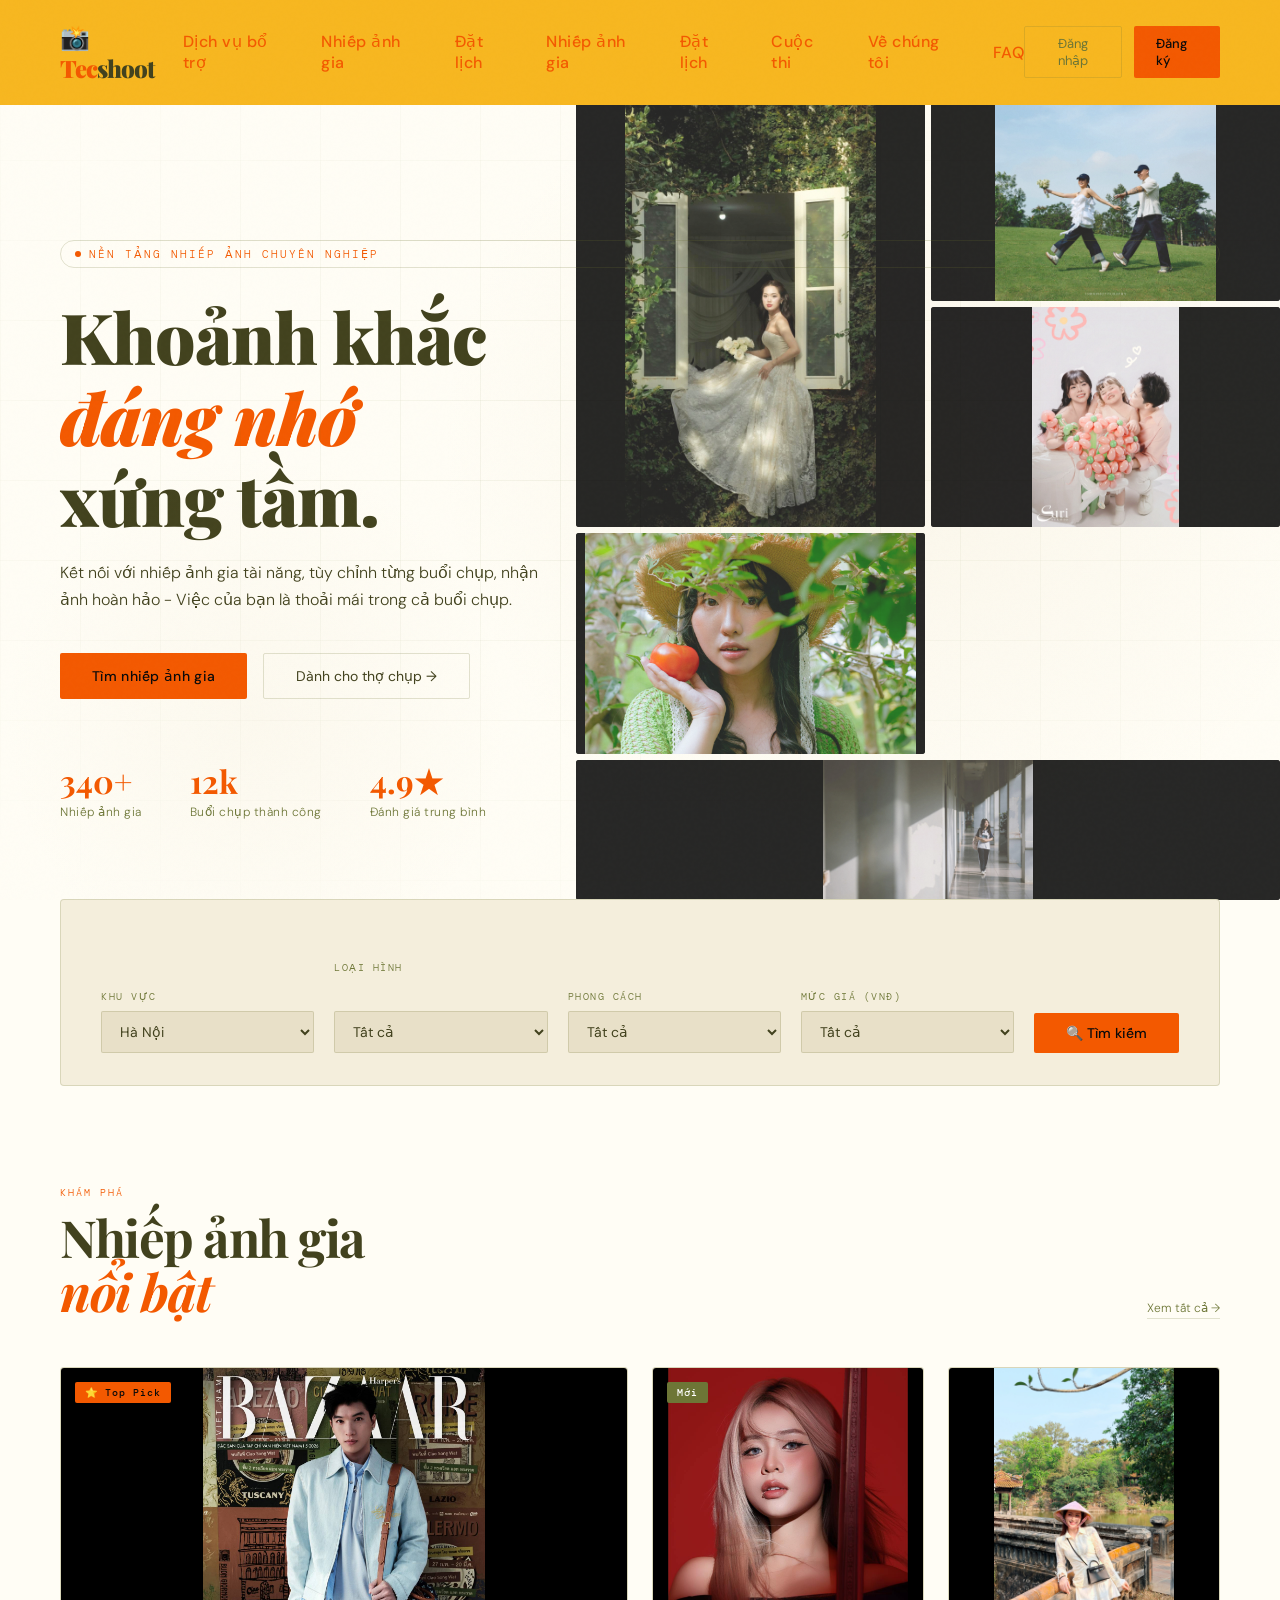
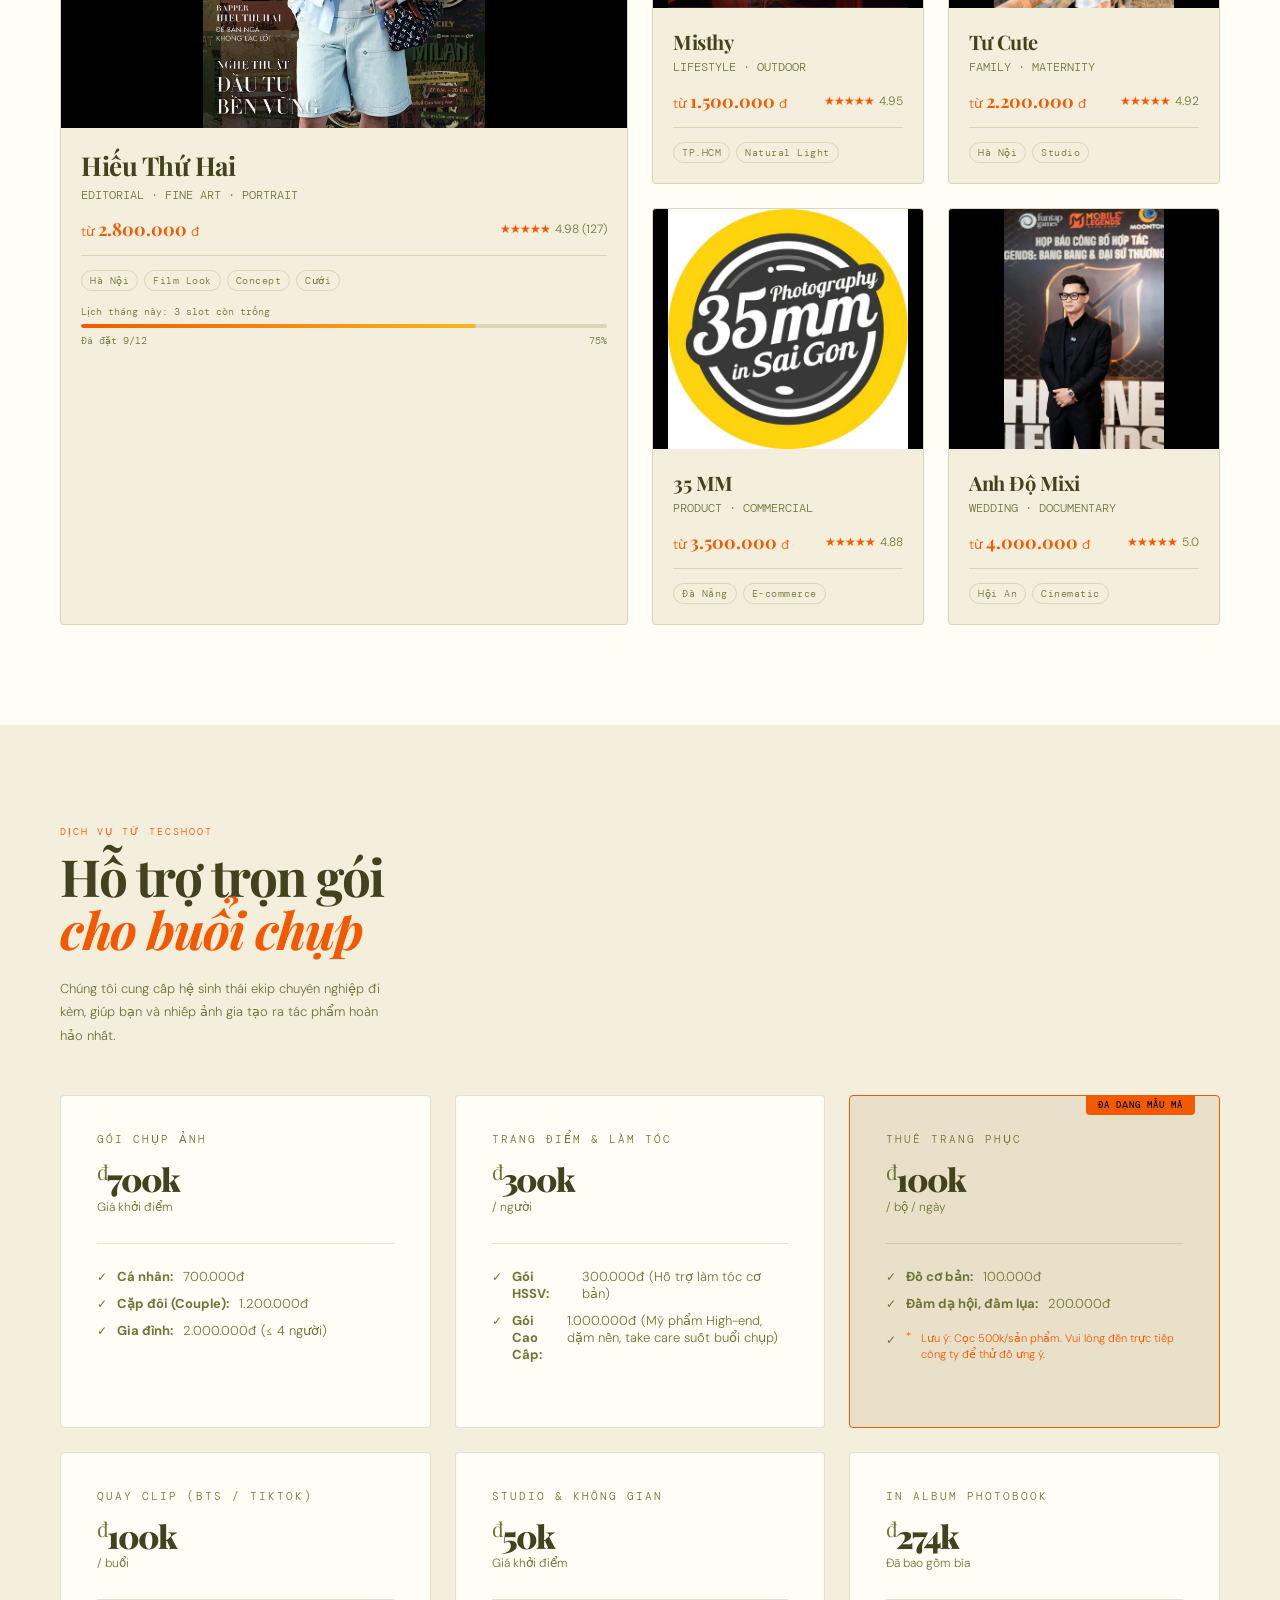
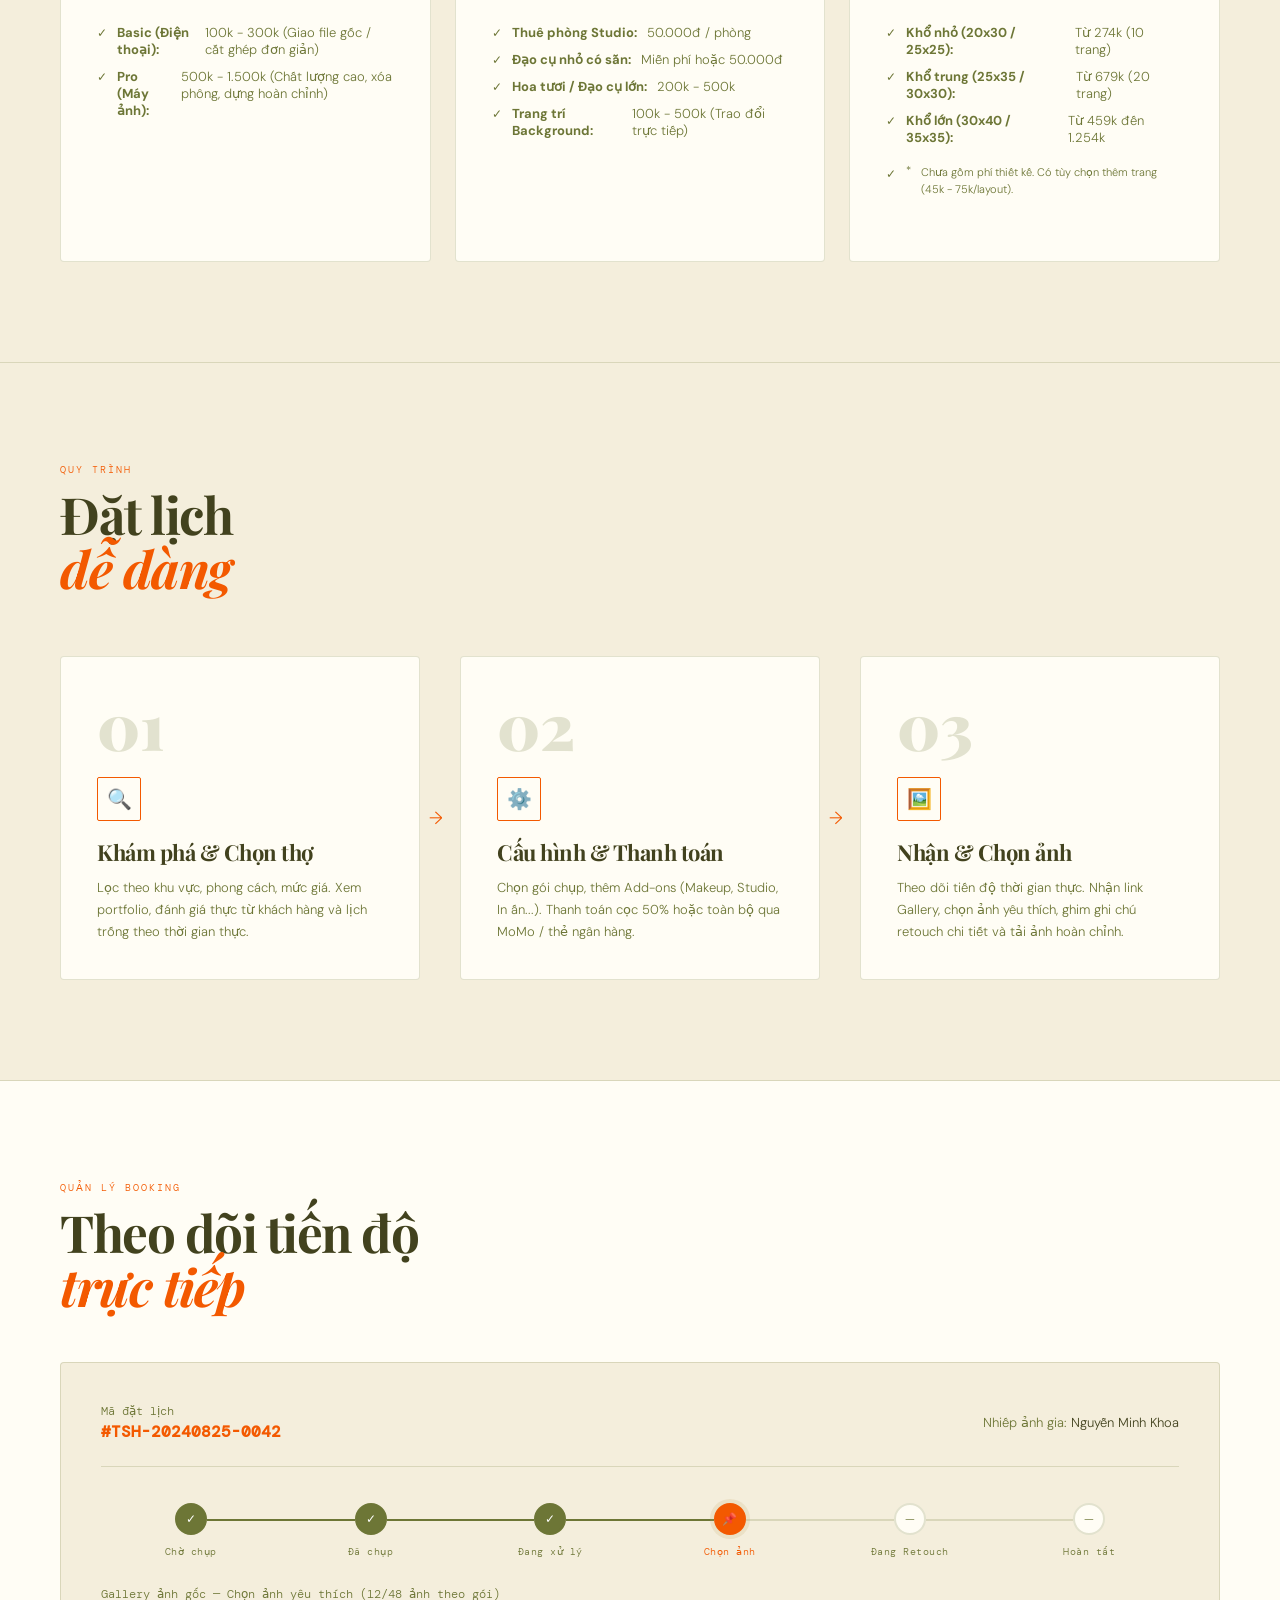
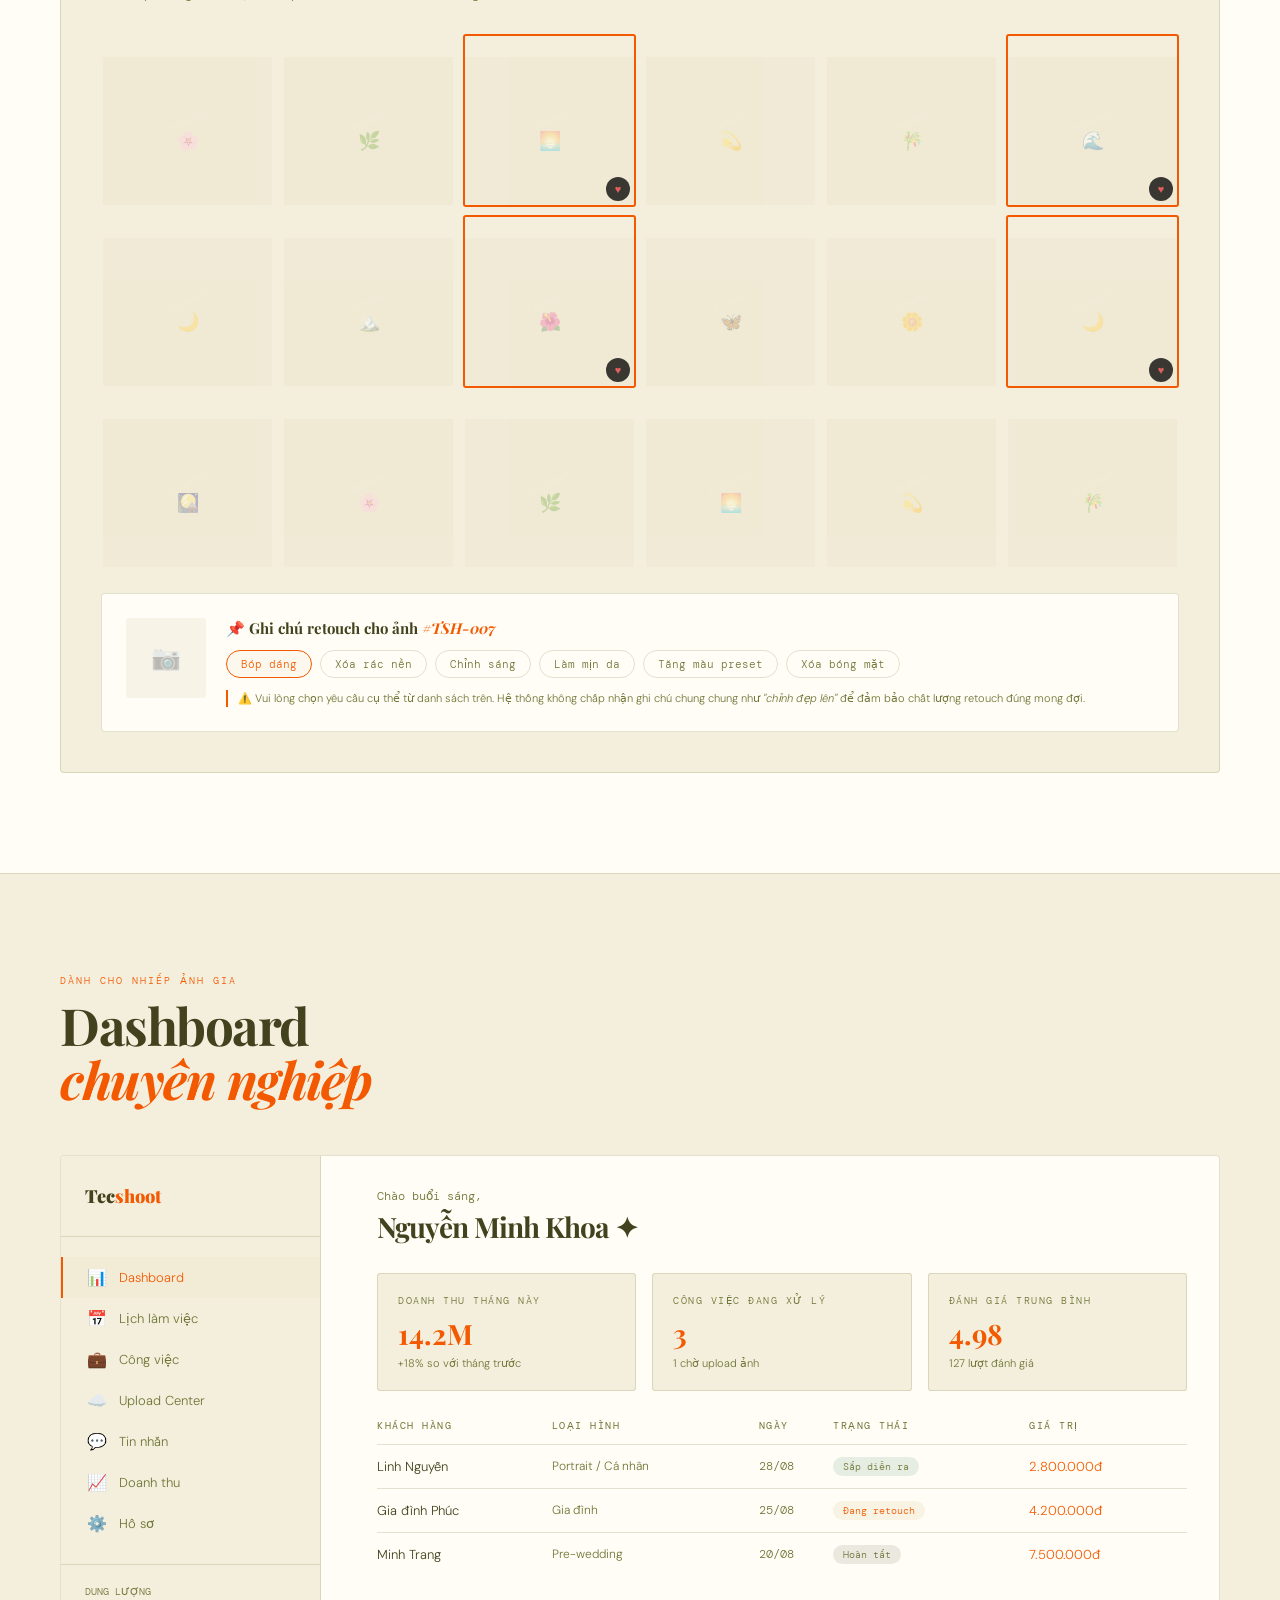
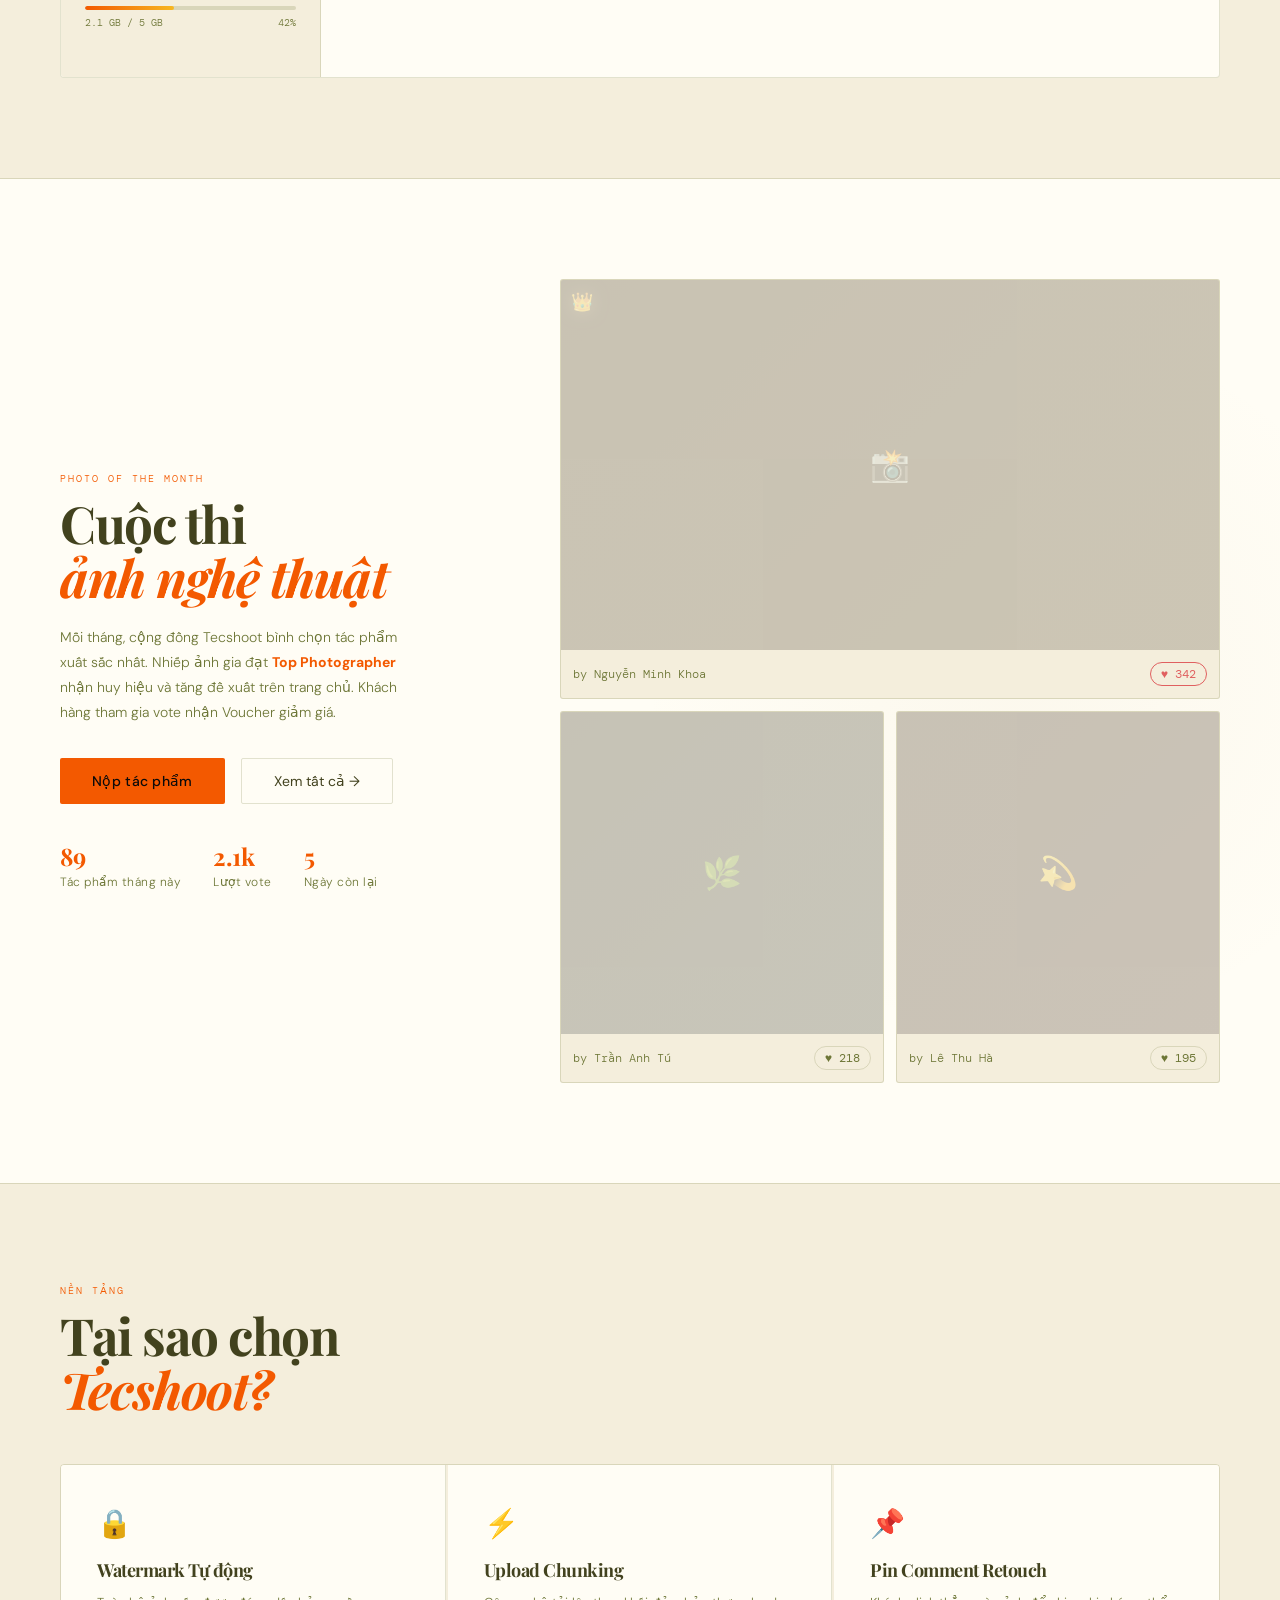
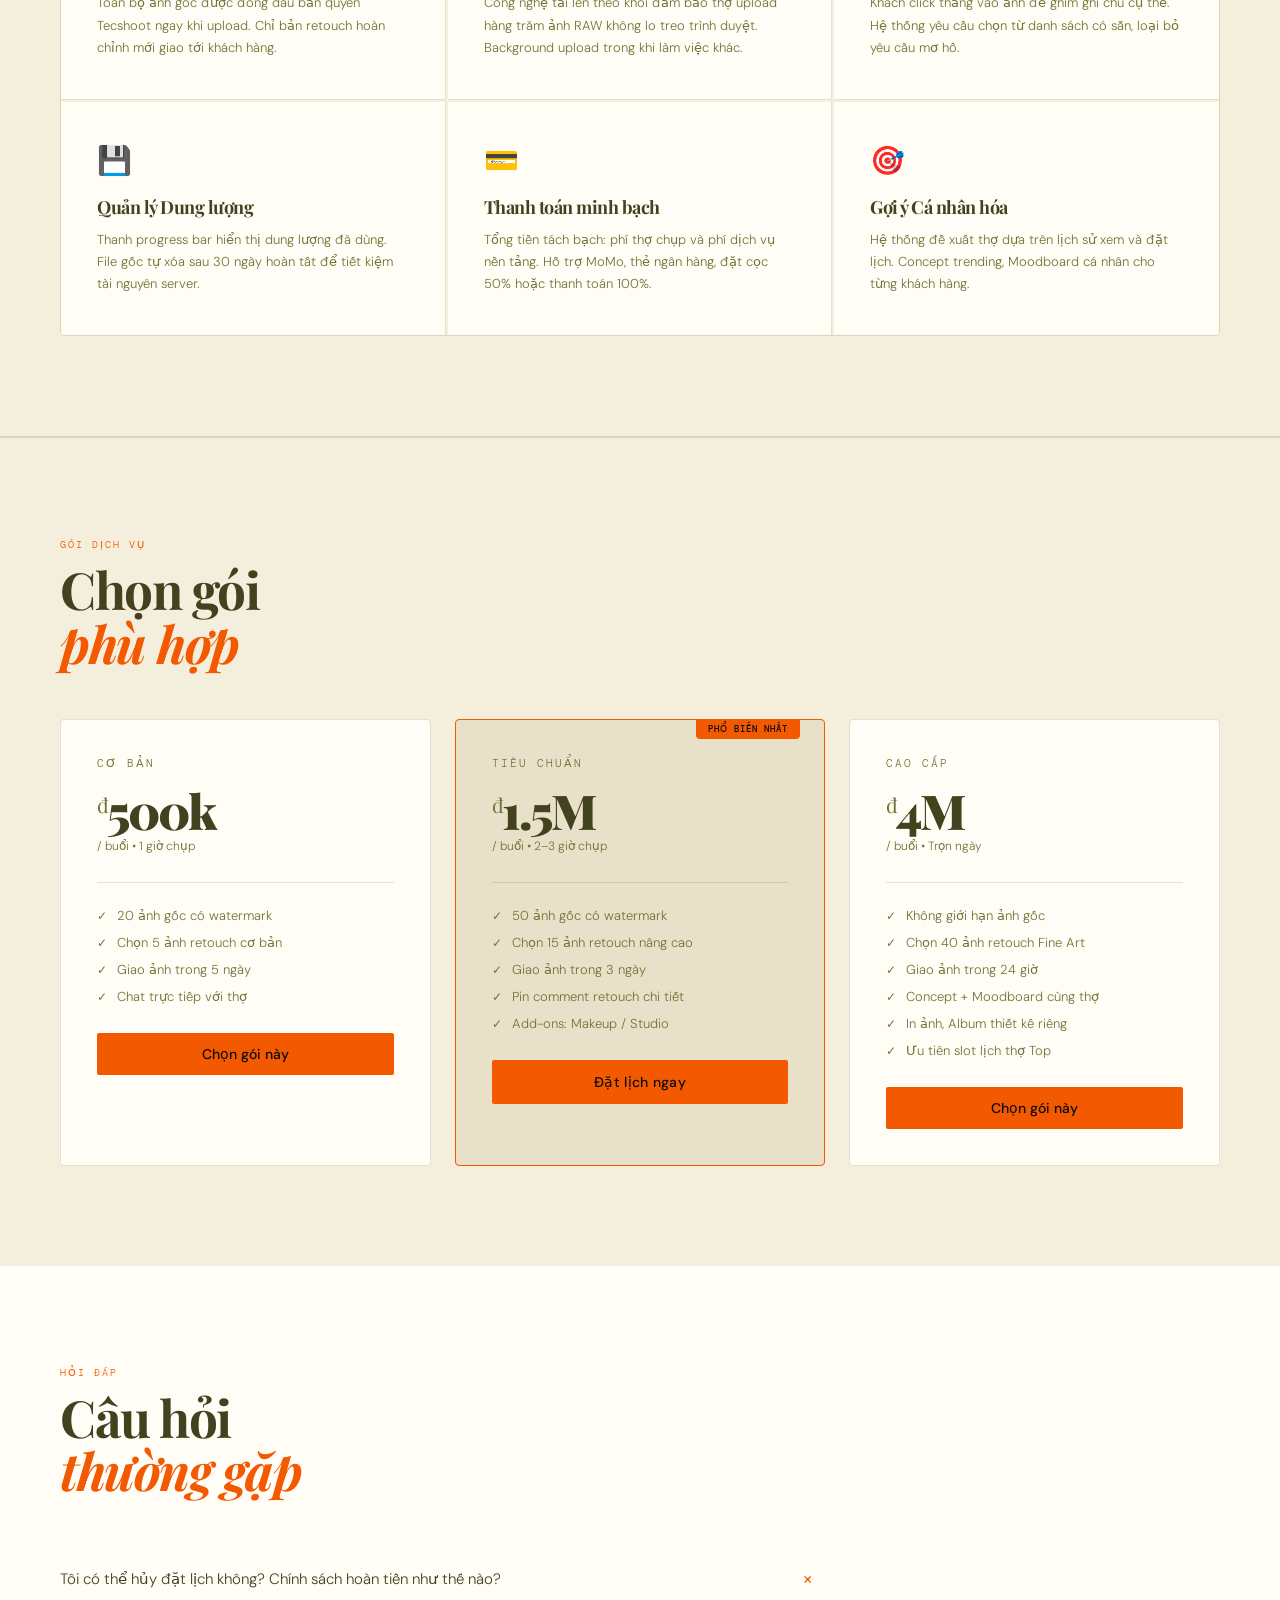
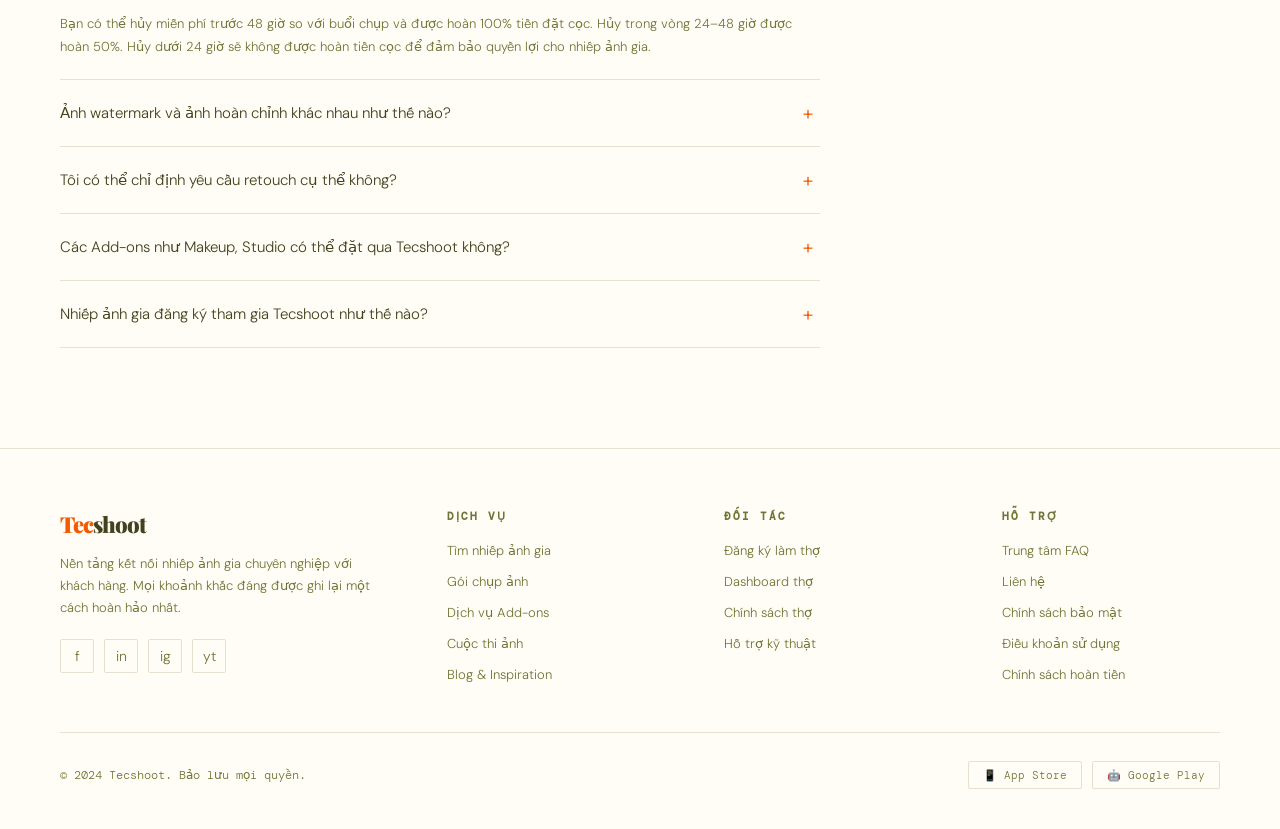
<file: index.html>
<!DOCTYPE html>
<html lang="vi">
<head>
<meta charset="UTF-8">
<meta name="viewport" content="width=device-width, initial-scale=1.0">
<title>Tecshoot — Nền tảng nhiếp ảnh chuyên nghiệp</title>
<link rel="preconnect" href="https://fonts.googleapis.com">
<link href="https://fonts.googleapis.com/css2?family=Playfair+Display:ital,wght@0,400;0,700;0,900;1,400&family=DM+Sans:wght@300;400;500&family=DM+Mono:wght@400;500&display=swap" rel="stylesheet">
<link rel="stylesheet" href="style.css">
</head>
<body>

<!-- NAV -->
<nav id="mainNav">
 <!-- BẠN THAY DÒNG LOGO CŨ BẰNG DÒNG NÀY -->
<a href="#" class="nav-logo"><span style="margin-right: 8px;">📸</span>Tec<span>shoot</span></a>
  <ul class="nav-links">
    <li><a href="#services">Dịch vụ bổ trợ</a></li> <li><a href="#photographers">Nhiếp ảnh gia</a></li>
    <li><a href="#booking-flow">Đặt lịch</a></li>
    <li><a href="#photographers">Nhiếp ảnh gia</a></li>
    <li><a href="#booking-flow">Đặt lịch</a></li>
    <li><a href="#contest">Cuộc thi</a></li>
    <li><a href="#about">Về chúng tôi</a></li>
    <li><a href="#faq">FAQ</a></li>
  </ul>
  <div class="nav-cta">
    <button class="btn-ghost" onclick="openModal('loginModal')">Đăng nhập</button>
    <a href="#" class="btn-primary">Đăng ký</a>
  </div>
</nav>

<!-- HERO -->
<section id="hero">
  <div class="hero-bg"></div>
  <div class="hero-grid"></div>

 <div class="hero-images">
  <div class="hero-img-card">
    <div class="photo-placeholder">
      <img src="images/HN/tu_ca_nhan/avatar_8_anh_1.jpg" alt="Ảnh mẫu cá nhân" class="hero-photo">
    </div>
  </div>
  
  <div class="hero-img-card">
    <div class="photo-placeholder">
      <img src="images/TPHCM/35_MM/avatar_3_anh_2.jpg" alt="Ảnh mẫu couple" class="hero-photo">
    </div>
  </div>
  
  <div class="hero-img-card">
    <div class="photo-placeholder">
      <img src="images/DN/Hieuthuhai/gia_dinh_1/avatar_1_anh_4.jpg" alt="Ảnh mẫu gia đình" class="hero-photo">
    </div>
  </div>
  
  <div class="hero-img-card">
    <div class="photo-placeholder">
      <img src="images/DN/Noemie_ca_nhan/bo_2/avatar_2_anh_7.jpg" alt="Ảnh mẫu sự kiện" class="hero-photo">
    </div>
  </div>
  
  <div class="hero-img-card">
    <div class="photo-placeholder">
      <img src="images/HN/Misthy/HSSV/avatar_7_anh_6.jpg" alt="Ảnh mẫu kỷ yếu" class="hero-photo">
    </div>
  </div>
</div>

  <div class="hero-tag">Nền tảng nhiếp ảnh chuyên nghiệp</div>

  <h1 class="hero-title">
    Khoảnh khắc<br><em>đáng nhớ</em><br>xứng tầm.
  </h1>

<p class="hero-subtitle">
  Kết nối với nhiếp ảnh gia tài năng, tùy chỉnh từng buổi chụp, nhận ảnh hoàn hảo - Việc của bạn là thoải mái trong cả buổi chụp.
</p>

  <div class="hero-actions">
    <button class="btn-large" onclick="document.getElementById('photographers').scrollIntoView({behavior:'smooth'})">Tìm nhiếp ảnh gia</button>
    <button class="btn-outline-large" onclick="openModal('dashModal')">Dành cho thợ chụp →</button>
  </div>

  <div class="hero-stats">
    <div class="stat-item">
      <div class="stat-num">340+</div>
      <div class="stat-label">Nhiếp ảnh gia</div>
    </div>
    <div class="stat-item">
      <div class="stat-num">12k</div>
      <div class="stat-label">Buổi chụp thành công</div>
    </div>
    <div class="stat-item">
      <div class="stat-num">4.9★</div>
      <div class="stat-label">Đánh giá trung bình</div>
    </div>
  </div>
</section>

<!-- SEARCH BAR -->
<section id="search">
  <div class="search-container">
    <div class="search-field">
      <label>Khu vực</label>
      <select>
        <option>Hà Nội</option>
        <option>TP. Hồ Chí Minh</option>
        <option>Đà Nẵng</option>

      </select>
    </div>
    <div class="search-field">
      <label>Loại hình</label>
      <select>
        <option>Tất cả</option>
        <option>Cá nhân</option>
        <option>Cặp đôi</option>
        <option>Gia đình</option>
        <option>Nhóm</option>
        <option>HSSV</option>
        <option>Sự kiện</option>
      </select>
    </div>
    <div class="search-field">
      <label>Phong cách</label>
      <select>
        <option>Tất cả</option>
        <option>Film / Analog</option>
        <option>Editorial</option>
        <option>Lifestyle</option>
        <option>Fine Art</option>
        <option>Documentary</option>
      </select>
    </div>
    <div class="search-field">
      <label>Mức giá (VNĐ)</label>
      <select>
        <option>Tất cả</option>
        <option>Dưới 1 triệu</option>
        <option>1 – 3 triệu</option>
        <option>3 – 5 triệu</option>
        <option>Trên 5 triệu</option>
      </select>
    </div>
    <button class="search-btn">🔍 Tìm kiếm</button>
  </div>
</section>

<!-- PHOTOGRAPHERS -->
<section id="photographers">
  <div class="section-header reveal">
    <div>
      <div class="section-eyebrow">Khám phá</div>
      <h2 class="section-title">Nhiếp ảnh gia<br><em>nổi bật</em></h2>
    </div>
    <a href="#" class="view-all">Xem tất cả →</a>
  </div>

<div class="photographers-grid reveal">
  <!-- Card 1: Nguyễn Minh Khoa -->
  <div class="photographer-card featured" onclick="openModal('bookingModal')">
    <div class="card-photo">
      <img src="images/DN/Hieuthuhai/avatar_1.jpg" alt="Hiếu Thứ Hai" class="photographer-img" style="object-position: top;">
      <div class="card-badge">⭐ Top Pick</div>
    </div>
    <div class="card-info">
      <div class="card-name">Hiếu Thứ Hai</div>
      <div class="card-specialty">EDITORIAL · FINE ART · PORTRAIT</div>
      <div class="card-meta">
        <div class="card-price">từ <strong>2.800.000</strong> đ</div>
        <div class="card-rating"><span class="stars">★★★★★</span> 4.98 (127)</div>
      </div>
      <div class="card-tags">
        <span class="tag">Hà Nội</span>
        <span class="tag">Film Look</span>
        <span class="tag">Concept</span>
        <span class="tag">Cưới</span>
      </div>
      <div class="storage-bar-wrap" style="margin-top:14px">
        <div style="font-size:10px;color:var(--muted);font-family:'DM Mono',monospace;margin-bottom:6px">Lịch tháng này: 3 slot còn trống</div>
        <div class="storage-bar-track">
          <div class="storage-bar-fill" style="width:75%"></div>
        </div>
        <div class="storage-meta"><span>Đã đặt 9/12</span><span>75%</span></div>
      </div>
    </div>
  </div>

  <!-- Card 2: Misthy -->
  <div class="photographer-card" onclick="openModal('bookingModal')">
    <div class="card-photo">
      <img src="images/HN/Misthy/avatar_7.jpg" alt="Trần Anh Tú" class="photographer-img">
      <div class="card-badge badge-new">Mới</div>
    </div>
    <div class="card-info">
      <div class="card-name">Misthy</div>
      <div class="card-specialty">LIFESTYLE · OUTDOOR</div>
      <div class="card-meta">
        <div class="card-price">từ <strong>1.500.000</strong> đ</div>
        <div class="card-rating"><span class="stars">★★★★★</span> 4.95</div>
      </div>
      <div class="card-tags">
        <span class="tag">TP.HCM</span>
        <span class="tag">Natural Light</span>
      </div>
    </div>
  </div>

  <!-- Card 3: Tư Cute -->
  <div class="photographer-card" onclick="openModal('bookingModal')">
    <div class="card-photo">
      <img src="images/HN/tu_ca_nhan/avatar_8.jpg" alt="Lê Thu Hà" class="photographer-img">
    </div>
    <div class="card-info">
      <div class="card-name">Tư Cute</div>
      <div class="card-specialty">FAMILY · MATERNITY</div>
      <div class="card-meta">
        <div class="card-price">từ <strong>2.200.000</strong> đ</div>
        <div class="card-rating"><span class="stars">★★★★★</span> 4.92</div>
      </div>
      <div class="card-tags">
        <span class="tag">Hà Nội</span>
        <span class="tag">Studio</span>
      </div>
    </div>
  </div>

  <!-- Card 4: 35 MM -->
  <div class="photographer-card" onclick="openModal('bookingModal')">
    <div class="card-photo">
      <img src="images/TPHCM/35_MM/avatar_3.jpg" alt="Phạm Đức Hùng" class="photographer-img">
    </div>
    <div class="card-info">
      <div class="card-name">35 MM</div>
      <div class="card-specialty">PRODUCT · COMMERCIAL</div>
      <div class="card-meta">
        <div class="card-price">từ <strong>3.500.000</strong> đ</div>
        <div class="card-rating"><span class="stars">★★★★★</span> 4.88</div>
      </div>
      <div class="card-tags">
        <span class="tag">Đà Nẵng</span>
        <span class="tag">E-commerce</span>
      </div>
    </div>
  </div>

  <!-- Card 5: Anh Độ Mixi -->
  <div class="photographer-card" onclick="openModal('bookingModal')">
    <div class="card-photo">
      <img src="images/TPHCM/do_mixi/avatar_5.jpg" alt="Anh Độ Mixi" class="photographer-img">
    </div>
    <div class="card-info">
      <div class="card-name">Anh Độ Mixi</div>
      <div class="card-specialty">WEDDING · DOCUMENTARY</div>
      <div class="card-meta">
        <div class="card-price">từ <strong>4.000.000</strong> đ</div>
        <div class="card-rating"><span class="stars">★★★★★</span> 5.0</div>
      </div>
      <div class="card-tags">
        <span class="tag">Hội An</span>
        <span class="tag">Cinematic</span>
      </div>
    </div>
  </div>
</div>
</section>

  <section id="services" style="padding: 100px 60px; background: var(--bg2);">
  <div class="section-header reveal">
    <div>
      <div class="section-eyebrow">Dịch vụ từ Tecshoot</div>
      <h2 class="section-title">Hỗ trợ trọn gói<br><em>cho buổi chụp</em></h2>
      <p class="mt-20 max-w-340 text-muted-13">Chúng tôi cung cấp hệ sinh thái ekip chuyên nghiệp đi kèm, giúp bạn và nhiếp ảnh gia tạo ra tác phẩm hoàn hảo nhất.</p>
    </div>
  </div>

  <div class="pricing-grid reveal">

    <div class="pricing-card">
      <div class="plan-name">Gói Chụp Ảnh</div>
      <div class="plan-price" style="font-size: 32px;"><sup>đ</sup>700k</div>
      <div class="plan-duration">Giá khởi điểm</div>
      <ul class="plan-features">
        <li><strong>Cá nhân:</strong> 700.000đ</li>
        <li><strong>Cặp đôi (Couple):</strong> 1.200.000đ</li>
        <li><strong>Gia đình:</strong> 2.000.000đ (≤ 4 người)</li>
      </ul>
    </div>

    <div class="pricing-card">
      <div class="plan-name">Trang Điểm & Làm Tóc</div>
      <div class="plan-price" style="font-size: 32px;"><sup>đ</sup>300k</div>
      <div class="plan-duration">/ người</div>
      <ul class="plan-features">
        <li><strong>Gói HSSV:</strong> 300.000đ (Hỗ trợ làm tóc cơ bản)</li>
        <li><strong>Gói Cao Cấp:</strong> 1.000.000đ (Mỹ phẩm High-end, dặm nền, take care suốt buổi chụp)</li>
      </ul>
    </div>

    <div class="pricing-card featured-plan">
      <div class="popular-badge">Đa dạng mẫu mã</div>
      <div class="plan-name">Thuê Trang Phục</div>
      <div class="plan-price" style="font-size: 32px;"><sup>đ</sup>100k</div>
      <div class="plan-duration">/ bộ / ngày</div>
      <ul class="plan-features">
        <li><strong>Đồ cơ bản:</strong> 100.000đ</li>
        <li><strong>Đầm dạ hội, đầm lụa:</strong> 200.000đ</li>
        <li style="color: var(--persimmon); font-size: 11px; margin-top: 8px; line-height: 1.5; align-items: flex-start;">
          <span style="margin-top: -2px;">*</span> Lưu ý: Cọc 500k/sản phẩm. Vui lòng đến trực tiếp công ty để thử đồ ưng ý.
        </li>
      </ul>
    </div>

    <div class="pricing-card">
      <div class="plan-name">Quay Clip (BTS / TikTok)</div>
      <div class="plan-price" style="font-size: 32px;"><sup>đ</sup>100k</div>
      <div class="plan-duration">/ buổi</div>
      <ul class="plan-features">
        <li><strong>Basic (Điện thoại):</strong> 100k - 300k (Giao file gốc / cắt ghép đơn giản)</li>
        <li><strong>Pro (Máy ảnh):</strong> 500k - 1.500k (Chất lượng cao, xóa phông, dựng hoàn chỉnh)</li>
      </ul>
    </div>

    <div class="pricing-card">
      <div class="plan-name">Studio & Không Gian</div>
      <div class="plan-price" style="font-size: 32px;"><sup>đ</sup>50k</div>
      <div class="plan-duration">Giá khởi điểm</div>
      <ul class="plan-features">
        <li><strong>Thuê phòng Studio:</strong> 50.000đ / phòng</li>
        <li><strong>Đạo cụ nhỏ có sẵn:</strong> Miễn phí hoặc 50.000đ</li>
        <li><strong>Hoa tươi / Đạo cụ lớn:</strong> 200k - 500k</li>
        <li><strong>Trang trí Background:</strong> 100k - 500k (Trao đổi trực tiếp)</li>
      </ul>
    </div>

    <div class="pricing-card">
      <div class="plan-name">In Album Photobook</div>
      <div class="plan-price" style="font-size: 32px;"><sup>đ</sup>274k</div>
      <div class="plan-duration">Đã bao gồm bìa</div>
      <ul class="plan-features">
        <li><strong>Khổ nhỏ (20x30 / 25x25):</strong> Từ 274k (10 trang)</li>
        <li><strong>Khổ trung (25x35 / 30x30):</strong> Từ 679k (20 trang)</li>
        <li><strong>Khổ lớn (30x40 / 35x35):</strong> Từ 459k đến 1.254k</li>
        <li style="font-size: 11px; margin-top: 8px; line-height: 1.5; align-items: flex-start;">
          <span style="margin-top: -2px;">*</span> Chưa gồm phí thiết kế. Có tùy chọn thêm trang (45k - 75k/layout).
        </li>
      </ul>
    </div>

 
</section>
  
<!-- BOOKING FLOW -->
<section id="booking-flow">
  <div class="section-header reveal">
    <div>
      <div class="section-eyebrow">Quy trình</div>
      <h2 class="section-title">Đặt lịch<br><em>dễ dàng</em></h2>
    </div>
  </div>

  <div class="flow-steps reveal">
    <div class="flow-step">
      <div class="step-num">01</div>
      <div class="step-icon">🔍</div>
      <div class="step-title">Khám phá & Chọn thợ</div>
      <div class="step-desc">Lọc theo khu vực, phong cách, mức giá. Xem portfolio, đánh giá thực từ khách hàng và lịch trống theo thời gian thực.</div>
    </div>
    <div class="flow-step">
      <div class="step-num">02</div>
      <div class="step-icon">⚙️</div>
      <div class="step-title">Cấu hình & Thanh toán</div>
      <div class="step-desc">Chọn gói chụp, thêm Add-ons (Makeup, Studio, In ấn...). Thanh toán cọc 50% hoặc toàn bộ qua MoMo / thẻ ngân hàng.</div>
    </div>
    <div class="flow-step">
      <div class="step-num">03</div>
      <div class="step-icon">🖼️</div>
      <div class="step-title">Nhận & Chọn ảnh</div>
      <div class="step-desc">Theo dõi tiến độ thời gian thực. Nhận link Gallery, chọn ảnh yêu thích, ghim ghi chú retouch chi tiết và tải ảnh hoàn chỉnh.</div>
    </div>
  </div>
</section>

<!-- TRACKER & GALLERY -->
<section id="tracker">
  <div class="section-header reveal">
    <div>
      <div class="section-eyebrow">Quản lý Booking</div>
      <h2 class="section-title">Theo dõi tiến độ<br><em>trực tiếp</em></h2>
    </div>
  </div>

  <div class="tracker-demo reveal">
    <div class="tracker-header">
      <div class="booking-ref">
        Mã đặt lịch
        <strong>#TSH-20240825-0042</strong>
      </div>
      <div style="font-size:13px;color:var(--muted)">Nhiếp ảnh gia: <span style="color:var(--text)">Nguyễn Minh Khoa</span></div>
    </div>

    <!-- Status Bar -->
    <div class="status-bar">
      <div class="status-step done">
        <div class="status-dot">✓</div>
        <div class="status-line"></div>
        <div class="status-label">Chờ chụp</div>
      </div>
      <div class="status-step done">
        <div class="status-dot">✓</div>
        <div class="status-line"></div>
        <div class="status-label">Đã chụp</div>
      </div>
      <div class="status-step done">
        <div class="status-dot">✓</div>
        <div class="status-line"></div>
        <div class="status-label">Đang xử lý</div>
      </div>
      <div class="status-step active">
        <div class="status-dot">📌</div>
        <div class="status-line"></div>
        <div class="status-label">Chọn ảnh</div>
      </div>
      <div class="status-step pending">
        <div class="status-dot">—</div>
        <div class="status-line"></div>
        <div class="status-label">Đang Retouch</div>
      </div>
      <div class="status-step pending">
        <div class="status-dot">—</div>
        <div class="status-label">Hoàn tất</div>
      </div>
    </div>

    <!-- Gallery preview -->
    <div style="margin-top:28px;font-size:12px;color:var(--muted);font-family:'DM Mono',monospace;margin-bottom:12px">
      Gallery ảnh gốc — Chọn ảnh yêu thích (12/48 ảnh theo gói)
    </div>
    <div class="gallery-preview" id="galleryGrid"></div>

    <!-- Pin comment demo -->
    <div class="pin-comment-demo" style="margin-top:24px">
      <div class="pin-thumb">📷</div>
      <div class="pin-form">
        <h4>📌 Ghi chú retouch cho ảnh <span>#TSH-007</span></h4>
        <div class="request-chips">
          <div class="request-chip active">Bóp dáng</div>
          <div class="request-chip">Xóa rác nền</div>
          <div class="request-chip">Chỉnh sáng</div>
          <div class="request-chip">Làm mịn da</div>
          <div class="request-chip">Tăng màu preset</div>
          <div class="request-chip">Xóa bóng mặt</div>
        </div>
        <div class="pin-warning">
          ⚠️ Vui lòng chọn yêu cầu cụ thể từ danh sách trên. Hệ thống không chấp nhận ghi chú chung chung như <em>"chỉnh đẹp lên"</em> để đảm bảo chất lượng retouch đúng mong đợi.
        </div>
      </div>
    </div>
  </div>
</section>

<!-- PHOTOGRAPHER DASHBOARD -->
<section id="dashboard">
  <div class="section-header reveal">
    <div>
      <div class="section-eyebrow">Dành cho Nhiếp ảnh gia</div>
      <h2 class="section-title">Dashboard<br><em>chuyên nghiệp</em></h2>
    </div>
  </div>

  <div class="dashboard-layout reveal">
    <div class="dash-sidebar">
      <div class="dash-logo">Tec<span>shoot</span></div>
      <div class="dash-nav">
        <div class="dash-nav-item active"><span class="dash-nav-icon">📊</span> Dashboard</div>
        <div class="dash-nav-item"><span class="dash-nav-icon">📅</span> Lịch làm việc</div>
        <div class="dash-nav-item"><span class="dash-nav-icon">💼</span> Công việc</div>
        <div class="dash-nav-item"><span class="dash-nav-icon">☁️</span> Upload Center</div>
        <div class="dash-nav-item"><span class="dash-nav-icon">💬</span> Tin nhắn</div>
        <div class="dash-nav-item"><span class="dash-nav-icon">📈</span> Doanh thu</div>
        <div class="dash-nav-item"><span class="dash-nav-icon">⚙️</span> Hồ sơ</div>
      </div>
      <!-- Storage bar in sidebar -->
      <div style="padding:20px 24px;border-top:1px solid var(--border);margin-top:auto">
        <div style="font-size:10px;color:var(--muted);font-family:'DM Mono',monospace;margin-bottom:8px">DUNG LƯỢNG</div>
        <div class="storage-bar-track">
          <div class="storage-bar-fill" style="width:42%"></div>
        </div>
        <div class="storage-meta"><span>2.1 GB / 5 GB</span><span>42%</span></div>
      </div>
    </div>

    <div class="dash-main">
      <div class="dash-greeting">
        <p>Chào buổi sáng,</p>
        <h2>Nguyễn Minh Khoa ✦</h2>
      </div>

      <div class="dash-cards">
        <div class="dash-card">
          <div class="dash-card-label">Doanh thu tháng này</div>
          <div class="dash-card-value">14.2M</div>
          <div class="dash-card-sub">+18% so với tháng trước</div>
        </div>
        <div class="dash-card">
          <div class="dash-card-label">Công việc đang xử lý</div>
          <div class="dash-card-value">3</div>
          <div class="dash-card-sub">1 chờ upload ảnh</div>
        </div>
        <div class="dash-card">
          <div class="dash-card-label">Đánh giá trung bình</div>
          <div class="dash-card-value">4.98</div>
          <div class="dash-card-sub">127 lượt đánh giá</div>
        </div>
      </div>

      <table class="dash-jobs-table">
        <thead>
          <tr>
            <th>Khách hàng</th>
            <th>Loại hình</th>
            <th>Ngày</th>
            <th>Trạng thái</th>
            <th>Giá trị</th>
          </tr>
        </thead>
        <tbody>
          <tr>
            <td>Linh Nguyễn</td>
            <td style="color:var(--muted);font-size:12px">Portrait / Cá nhân</td>
            <td style="font-family:'DM Mono',monospace;font-size:12px;color:var(--muted)">28/08</td>
            <td><span class="job-status-badge upcoming">Sắp diễn ra</span></td>
            <td style="color:var(--accent)">2.800.000đ</td>
          </tr>
          <tr>
            <td>Gia đình Phúc</td>
            <td style="color:var(--muted);font-size:12px">Gia đình</td>
            <td style="font-family:'DM Mono',monospace;font-size:12px;color:var(--muted)">25/08</td>
            <td><span class="job-status-badge processing">Đang retouch</span></td>
            <td style="color:var(--accent)">4.200.000đ</td>
          </tr>
          <tr>
            <td>Minh Trang</td>
            <td style="color:var(--muted);font-size:12px">Pre-wedding</td>
            <td style="font-family:'DM Mono',monospace;font-size:12px;color:var(--muted)">20/08</td>
            <td><span class="job-status-badge done">Hoàn tất</span></td>
            <td style="color:var(--accent)">7.500.000đ</td>
          </tr>
        </tbody>
      </table>
    </div>
  </div>
</section>

<!-- CONTEST -->
<section id="contest">
  <div class="contest-bg"></div>
  <div class="contest-grid">
    <div>
      <div class="section-eyebrow">Photo of the Month</div>
      <h2 class="section-title">Cuộc thi<br><em>ảnh nghệ thuật</em></h2>
      <p style="font-size:14px;color:var(--muted);line-height:1.8;margin-top:20px;max-width:340px">
        Mỗi tháng, cộng đồng Tecshoot bình chọn tác phẩm xuất sắc nhất. Nhiếp ảnh gia đạt <strong style="color:var(--accent)">Top Photographer</strong> nhận huy hiệu và tăng đề xuất trên trang chủ. Khách hàng tham gia vote nhận Voucher giảm giá.
      </p>
      <div style="margin-top:32px;display:flex;gap:16px;flex-wrap:wrap">
        <button class="btn-large">Nộp tác phẩm</button>
        <button class="btn-outline-large" onclick="openModal('contestModal')">Xem tất cả →</button>
      </div>
      <div style="margin-top:36px;display:flex;gap:32px">
        <div><div class="stat-num" style="font-size:24px">89</div><div class="stat-label">Tác phẩm tháng này</div></div>
        <div><div class="stat-num" style="font-size:24px">2.1k</div><div class="stat-label">Lượt vote</div></div>
        <div><div class="stat-num" style="font-size:24px">5</div><div class="stat-label">Ngày còn lại</div></div>
      </div>
    </div>

    <div class="contest-entries">
      <div class="contest-entry">
        <div class="contest-entry-photo">
          <div class="crown-badge">👑</div>
          📸
        </div>
        <div class="contest-entry-info">
          <span class="contest-entry-name">by Nguyễn Minh Khoa</span>
          <button class="vote-btn voted">♥ 342</button>
        </div>
      </div>
      <div class="contest-entry">
        <div class="contest-entry-photo" style="min-height:120px">🌿</div>
        <div class="contest-entry-info">
          <span class="contest-entry-name">by Trần Anh Tú</span>
          <button class="vote-btn">♥ 218</button>
        </div>
      </div>
      <div class="contest-entry">
        <div class="contest-entry-photo" style="min-height:120px">💫</div>
        <div class="contest-entry-info">
          <span class="contest-entry-name">by Lê Thu Hà</span>
          <button class="vote-btn">♥ 195</button>
        </div>
      </div>
    </div>
  </div>
</section>

<!-- FEATURES / ABOUT -->
<section id="about">
  <div class="section-header reveal">
    <div>
      <div class="section-eyebrow">Nền tảng</div>
      <h2 class="section-title">Tại sao chọn<br><em>Tecshoot?</em></h2>
    </div>
  </div>

  <div class="features-grid reveal">
    <div class="feature-item">
      <div class="feature-icon">🔒</div>
      <div class="feature-title">Watermark Tự động</div>
      <div class="feature-desc">Toàn bộ ảnh gốc được đóng dấu bản quyền Tecshoot ngay khi upload. Chỉ bản retouch hoàn chỉnh mới giao tới khách hàng.</div>
    </div>
    <div class="feature-item">
      <div class="feature-icon">⚡</div>
      <div class="feature-title">Upload Chunking</div>
      <div class="feature-desc">Công nghệ tải lên theo khối đảm bảo thợ upload hàng trăm ảnh RAW không lo treo trình duyệt. Background upload trong khi làm việc khác.</div>
    </div>
    <div class="feature-item">
      <div class="feature-icon">📌</div>
      <div class="feature-title">Pin Comment Retouch</div>
      <div class="feature-desc">Khách click thẳng vào ảnh để ghim ghi chú cụ thể. Hệ thống yêu cầu chọn từ danh sách có sẵn, loại bỏ yêu cầu mơ hồ.</div>
    </div>
    <div class="feature-item">
      <div class="feature-icon">💾</div>
      <div class="feature-title">Quản lý Dung lượng</div>
      <div class="feature-desc">Thanh progress bar hiển thị dung lượng đã dùng. File gốc tự xóa sau 30 ngày hoàn tất để tiết kiệm tài nguyên server.</div>
    </div>
    <div class="feature-item">
      <div class="feature-icon">💳</div>
      <div class="feature-title">Thanh toán minh bạch</div>
      <div class="feature-desc">Tổng tiền tách bạch: phí thợ chụp và phí dịch vụ nền tảng. Hỗ trợ MoMo, thẻ ngân hàng, đặt cọc 50% hoặc thanh toán 100%.</div>
    </div>
    <div class="feature-item">
      <div class="feature-icon">🎯</div>
      <div class="feature-title">Gợi ý Cá nhân hóa</div>
      <div class="feature-desc">Hệ thống đề xuất thợ dựa trên lịch sử xem và đặt lịch. Concept trending, Moodboard cá nhân cho từng khách hàng.</div>
    </div>
  </div>
</section>

<!-- PRICING -->
<section id="pricing">
  <div class="section-header reveal">
    <div>
      <div class="section-eyebrow">Gói dịch vụ</div>
      <h2 class="section-title">Chọn gói<br><em>phù hợp</em></h2>
    </div>
  </div>

  <div class="pricing-grid reveal">
    <div class="pricing-card">
      <div class="plan-name">Cơ bản</div>
      <div class="plan-price"><sup>đ</sup>500k</div>
      <div class="plan-duration">/ buổi • 1 giờ chụp</div>
      <ul class="plan-features">
        <li>20 ảnh gốc có watermark</li>
        <li>Chọn 5 ảnh retouch cơ bản</li>
        <li>Giao ảnh trong 5 ngày</li>
        <li>Chat trực tiếp với thợ</li>
      </ul>
      <button class="btn-primary" style="width:100%;padding:12px;border-radius:2px;font-size:14px">Chọn gói này</button>
    </div>
    <div class="pricing-card featured-plan">
      <div class="popular-badge">Phổ biến nhất</div>
      <div class="plan-name">Tiêu chuẩn</div>
      <div class="plan-price"><sup>đ</sup>1.5M</div>
      <div class="plan-duration">/ buổi • 2–3 giờ chụp</div>
      <ul class="plan-features">
        <li>50 ảnh gốc có watermark</li>
        <li>Chọn 15 ảnh retouch nâng cao</li>
        <li>Giao ảnh trong 3 ngày</li>
        <li>Pin comment retouch chi tiết</li>
        <li>Add-ons: Makeup / Studio</li>
      </ul>
      <button class="btn-large" style="width:100%;padding:13px;border-radius:2px;font-size:14px" onclick="openModal('bookingModal')">Đặt lịch ngay</button>
    </div>
    <div class="pricing-card">
      <div class="plan-name">Cao cấp</div>
      <div class="plan-price"><sup>đ</sup>4M</div>
      <div class="plan-duration">/ buổi • Trọn ngày</div>
      <ul class="plan-features">
        <li>Không giới hạn ảnh gốc</li>
        <li>Chọn 40 ảnh retouch Fine Art</li>
        <li>Giao ảnh trong 24 giờ</li>
        <li>Concept + Moodboard cùng thợ</li>
        <li>In ảnh, Album thiết kế riêng</li>
        <li>Ưu tiên slot lịch thợ Top</li>
      </ul>
      <button class="btn-primary" style="width:100%;padding:12px;border-radius:2px;font-size:14px">Chọn gói này</button>
    </div>
  </div>
</section>

<!-- FAQ -->
<section id="faq">
  <div class="section-header reveal">
    <div>
      <div class="section-eyebrow">Hỏi đáp</div>
      <h2 class="section-title">Câu hỏi<br><em>thường gặp</em></h2>
    </div>
  </div>

  <div class="faq-list reveal">
    <div class="faq-item open">
      <div class="faq-q" onclick="toggleFaq(this)">
        Tôi có thể hủy đặt lịch không? Chính sách hoàn tiền như thế nào?
        <span class="faq-toggle">+</span>
      </div>
      <div class="faq-a"><p>Bạn có thể hủy miễn phí trước 48 giờ so với buổi chụp và được hoàn 100% tiền đặt cọc. Hủy trong vòng 24–48 giờ được hoàn 50%. Hủy dưới 24 giờ sẽ không được hoàn tiền cọc để đảm bảo quyền lợi cho nhiếp ảnh gia.</p></div>
    </div>
    <div class="faq-item">
      <div class="faq-q" onclick="toggleFaq(this)">
        Ảnh watermark và ảnh hoàn chỉnh khác nhau như thế nào?
        <span class="faq-toggle">+</span>
      </div>
      <div class="faq-a"><p>Ảnh watermark là ảnh gốc chưa retouch, có logo Tecshoot để bảo vệ bản quyền — dùng để bạn chọn ảnh ưng ý. Sau khi bạn chọn và nhiếp ảnh gia retouch xong, bạn sẽ nhận ảnh hoàn chỉnh chất lượng cao, không watermark.</p></div>
    </div>
    <div class="faq-item">
      <div class="faq-q" onclick="toggleFaq(this)">
        Tôi có thể chỉ định yêu cầu retouch cụ thể không?
        <span class="faq-toggle">+</span>
      </div>
      <div class="faq-a"><p>Có! Hệ thống Pin Comment cho phép bạn click thẳng vào từng ảnh và chọn yêu cầu từ danh sách định sẵn (Bóp dáng, Xóa rác, Chỉnh sáng, Làm mịn da...). Điều này giúp thợ hiểu chính xác bạn muốn gì, tránh hiểu nhầm.</p></div>
    </div>
    <div class="faq-item">
      <div class="faq-q" onclick="toggleFaq(this)">
        Các Add-ons như Makeup, Studio có thể đặt qua Tecshoot không?
        <span class="faq-toggle">+</span>
      </div>
      <div class="faq-a"><p>Có! Khi cấu hình booking, bạn sẽ thấy danh sách Add-ons đi kèm do Tecshoot cung cấp (Studio, Makeup Artist, In ấn, Album thiết kế...). Phí các dịch vụ này được hiển thị riêng biệt và rõ ràng trong hóa đơn.</p></div>
    </div>
    <div class="faq-item">
      <div class="faq-q" onclick="toggleFaq(this)">
        Nhiếp ảnh gia đăng ký tham gia Tecshoot như thế nào?
        <span class="faq-toggle">+</span>
      </div>
      <div class="faq-a"><p>Bạn đăng ký tài khoản Nhiếp ảnh gia, điền thông tin và upload portfolio. Đội ngũ Tecshoot sẽ xét duyệt trong 2–3 ngày làm việc. Sau khi được duyệt, bạn có thể thiết lập hồ sơ, gói chụp, lịch làm việc và bắt đầu nhận job.</p></div>
    </div>
  </div>
</section>

<!-- FOOTER -->
<footer>
  <div class="footer-top">
    <div class="footer-brand">
      <a href="#" class="nav-logo">Tec<span>shoot</span></a>
      <p>Nền tảng kết nối nhiếp ảnh gia chuyên nghiệp với khách hàng. Mọi khoảnh khắc đáng được ghi lại một cách hoàn hảo nhất.</p>
      <div class="social-links">
        <div class="social-link">f</div>
        <div class="social-link">in</div>
        <div class="social-link">ig</div>
        <div class="social-link">yt</div>
      </div>
    </div>
    <div class="footer-col">
      <h4>Dịch vụ</h4>
      <ul>
        <li><a href="#">Tìm nhiếp ảnh gia</a></li>
        <li><a href="#">Gói chụp ảnh</a></li>
        <li><a href="#">Dịch vụ Add-ons</a></li>
        <li><a href="#">Cuộc thi ảnh</a></li>
        <li><a href="#">Blog & Inspiration</a></li>
      </ul>
    </div>
    <div class="footer-col">
      <h4>Đối tác</h4>
      <ul>
        <li><a href="#">Đăng ký làm thợ</a></li>
        <li><a href="#">Dashboard thợ</a></li>
        <li><a href="#">Chính sách thợ</a></li>
        <li><a href="#">Hỗ trợ kỹ thuật</a></li>
      </ul>
    </div>
    <div class="footer-col">
      <h4>Hỗ trợ</h4>
      <ul>
        <li><a href="#">Trung tâm FAQ</a></li>
        <li><a href="#">Liên hệ</a></li>
        <li><a href="#">Chính sách bảo mật</a></li>
        <li><a href="#">Điều khoản sử dụng</a></li>
        <li><a href="#">Chính sách hoàn tiền</a></li>
      </ul>
    </div>
  </div>
  <div class="footer-bottom">
    <span>© 2024 Tecshoot. Bảo lưu mọi quyền.</span>
    <div class="app-links">
      <div class="app-btn">📱 App Store</div>
      <div class="app-btn">🤖 Google Play</div>
    </div>
  </div>
</footer>

<!-- MODALS -->
<!-- Booking Modal -->
<div class="modal-overlay" id="bookingModal">
  <div class="modal-box">
    <div class="modal-title">Đặt lịch chụp</div>
    <div class="modal-sub">Bạn đang chọn <strong style="color:var(--accent)">Nguyễn Minh Khoa</strong> — Editorial · Fine Art · Portrait</div>
    <div style="display:flex;flex-direction:column;gap:14px">
      <div class="search-field">
        <label>Gói chụp</label>
        <select>
          <option>Tiêu chuẩn — 1.500.000đ / 2-3 giờ</option>
          <option>Cơ bản — 500.000đ / 1 giờ</option>
          <option>Cao cấp — 4.000.000đ / Trọn ngày</option>
        </select>
      </div>
      <div class="search-field">
        <label>Ngày chụp</label>
        <input type="date" value="2024-08-28">
      </div>
     <div class="search-field">
  <label style="margin-bottom: 8px; display: block;">Dịch vụ đi kèm của hệ thống</label>
  <div class="flex-col gap-10">
    <label class="flex-row align-center text-muted-13" style="cursor: pointer;">
      <input type="checkbox" name="addon" style="width: auto; margin-right: 8px;"> 
      Makeup & Làm tóc (+500.000đ)
    </label>
    <label class="flex-row align-center text-muted-13" style="cursor: pointer;">
      <input type="checkbox" name="addon" style="width: auto; margin-right: 8px;"> 
      Thuê Studio (+800.000đ)
    </label>
    <label class="flex-row align-center text-muted-13" style="cursor: pointer;">
      <input type="checkbox" name="addon" style="width: auto; margin-right: 8px;"> 
      Set up trang trí ngoài trời (+1.200.000đ)
    </label>
    <label class="flex-row align-center text-muted-13" style="cursor: pointer;">
      <input type="checkbox" name="addon" style="width: auto; margin-right: 8px;"> 
      In ảnh / Photobook (+300.000đ)
    </label>
    <label class="flex-row align-center text-muted-13" style="cursor: pointer;">
      <input type="checkbox" name="addon" style="width: auto; margin-right: 8px;"> 
      Thuê thợ phụ / Ekip (+1.000.000đ)
    </label>
  </div>
</div>
      <div style="padding:14px;background:var(--bg3);border-radius:2px;font-size:13px">
        <div style="display:flex;justify-content:space-between;margin-bottom:6px"><span style="color:var(--muted)">Phí thợ chụp</span><span>1.500.000đ</span></div>
        <div style="display:flex;justify-content:space-between;margin-bottom:6px"><span style="color:var(--muted)">Phí nền tảng (8%)</span><span>120.000đ</span></div>
        <div style="display:flex;justify-content:space-between;border-top:1px solid var(--border);padding-top:8px;margin-top:8px;font-weight:500"><span>Tổng cộng</span><span style="color:var(--accent)">1.620.000đ</span></div>
      </div>
    </div>
    <div class="modal-actions">
      <button class="btn-ghost" onclick="closeModal('bookingModal')">Huỷ</button>
      <button class="btn-primary">Đặt cọc 50% →</button>
    </div>
  </div>
</div>

<!-- Login Modal -->
<div class="modal-overlay" id="loginModal">
  <div class="modal-box">
    <div class="modal-title">Chào mừng trở lại</div>
    <div class="modal-sub">Đăng nhập để quản lý booking và xem gallery ảnh của bạn.</div>
    <div style="display:flex;flex-direction:column;gap:14px">
      <div class="search-field">
        <label>Email</label>
        <input type="email" placeholder="email@example.com">
      </div>
      <div class="search-field">
        <label>Mật khẩu</label>
        <input type="password" placeholder="••••••••">
      </div>
    </div>
    <div class="modal-actions">
      <button class="btn-ghost" onclick="closeModal('loginModal')">Huỷ</button>
      <button class="btn-primary">Đăng nhập</button>
    </div>
    <div style="text-align:center;margin-top:16px;font-size:12px;color:var(--muted)">Chưa có tài khoản? <a href="#" style="color:var(--accent)">Đăng ký ngay</a></div>
  </div>
</div>

<!-- Dashboard Promo Modal -->
<div class="modal-overlay" id="dashModal">
  <div class="modal-box">
    <div class="modal-title">Tham gia Tecshoot với tư cách Nhiếp ảnh gia</div>
    <div class="modal-sub">Tiếp cận hàng nghìn khách hàng, quản lý công việc chuyên nghiệp với Dashboard tích hợp CRM, Upload Center và theo dõi doanh thu.</div>
    <div style="display:flex;flex-direction:column;gap:10px;margin:20px 0">
      <div style="display:flex;gap:12px;align-items:center;font-size:13px;color:var(--muted)"><span style="color:var(--success)">✓</span> Dashboard quản lý job và thu nhập</div>
      <div style="display:flex;gap:12px;align-items:center;font-size:13px;color:var(--muted)"><span style="color:var(--success)">✓</span> Upload Center với chunked upload</div>
      <div style="display:flex;gap:12px;align-items:center;font-size:13px;color:var(--muted)"><span style="color:var(--success)">✓</span> Nhận yêu cầu retouch cụ thể từ khách</div>
      <div style="display:flex;gap:12px;align-items:center;font-size:13px;color:var(--muted)"><span style="color:var(--success)">✓</span> Tham gia cuộc thi Photo of the Month</div>
    </div>
    <div class="modal-actions">
      <button class="btn-ghost" onclick="closeModal('dashModal')">Đóng</button>
      <button class="btn-primary">Đăng ký làm thợ →</button>
    </div>
  </div>
</div>
  <script src="script.js"></script>
</body>
</html>
</file>
<file: style.css>
:root {
  /* Bảng màu mùa hè từ khách hàng */
  --honey-quartz: #F7B720;
  --chartreuse: #D8CF00;
  --persimmon: #F35900;
  --khaki: #6D7636;
  --army: #42421E;

  /* Gán vào biến giao diện */
  --bg: #FFFDF5; /* Nền trắng kem ấm để tôn màu hè */
  --bg2: #F4EEDC; /* Nền xám vàng nhạt cho các khối */
  --bg3: #E8E0C8;
  --text: var(--army); /* Chữ màu xanh rêu đậm thay vì màu đen */
  --muted: var(--khaki); /* Chữ phụ/chữ mờ màu xanh rêu nhạt */
  --accent: var(--persimmon); /* Màu nhấn chính (Nút bấm) là màu cam hồng */
  --accent2: var(--honey-quartz); /* Màu nhấn phụ (Hover) là vàng mật ong */
  --border: rgba(109, 118, 54, 0.2); /* Viền màu Khaki làm mờ */
  --danger: #e06060;
  --success: var(--khaki);
}

img {
    max-width: 100%; /* Không bao giờ rộng hơn khung chứa nó */
    display: block;  /* Loại bỏ khoảng trắng thừa dưới chân ảnh */
    height: auto;    /* Tự động tính chiều cao theo chiều rộng để không bị móp */
}

/* Lưu ý nhỏ: Sửa lại màu chữ của nút bấm để dễ đọc trên nền màu Cam (Persimmon) */
.btn-primary { color: #FFFDF5; }

  * { margin: 0; padding: 0; box-sizing: border-box; }

  html { scroll-behavior: smooth; }

  body {
    background: var(--bg);
    color: var(--text);
    font-family: 'DM Sans', sans-serif;
    font-weight: 300;
    overflow-x: hidden;
  }

  /* ===== SCROLLBAR ===== */
  ::-webkit-scrollbar { width: 4px; }
  ::-webkit-scrollbar-track { background: var(--bg); }
  ::-webkit-scrollbar-thumb { background: var(--accent); border-radius: 2px; }

  /* ===== NOISE TEXTURE ===== */
  body::before {
    content: '';
    position: fixed;
    inset: 0;
    background-image: url("data:image/svg+xml,%3Csvg viewBox='0 0 256 256' xmlns='http://www.w3.org/2000/svg'%3E%3Cfilter id='n'%3E%3CfeTurbulence type='fractalNoise' baseFrequency='0.9' numOctaves='4' stitchTiles='stitch'/%3E%3C/filter%3E%3Crect width='100%25' height='100%25' filter='url(%23n)' opacity='0.03'/%3E%3C/svg%3E");
    pointer-events: none;
    z-index: 1000;
    opacity: 0.4;
  }

  /* ===== NAV ===== */
nav {
  position: fixed;
  top: 0;
  width: 100%;
  z-index: 100;
  padding: 20px 60px;
  display: flex;
  align-items: center;
  justify-content: space-between;
  border-bottom: 1px solid transparent;
  transition: all 0.4s;
  backdrop-filter: blur(0px);
  /* Đổi màu nền thành vàng Honey Quartz */
  background: var(--honey-quartz); 
}

nav.scrolled {
  /* Giữ nền vàng Honey Quartz có độ trong suốt nhẹ khi cuộn */
  background: rgba(247, 183, 32, 0.95); 
  border-bottom: 1px solid var(--border);
  backdrop-filter: blur(10px);
  padding: 16px 60px;
  box-shadow: 0 4px 20px rgba(0, 0, 0, 0.05);
}

.nav-logo {
  font-family: 'Playfair Display', serif;
  font-size: 24px;
  font-weight: 900;
  letter-spacing: -1px;
  text-decoration: none;
  /* Đổi màu chữ Logo thành cam Persimmon */
  color: var(--persimmon); 
}

/* Đổi màu chữ "shoot" trong logo cho có điểm nhấn (màu xanh rêu Army) */
.nav-logo span { 
  color: var(--army); 
}

.nav-links {
  display: flex;
  gap: 36px;
  list-style: none;
  align-items: center;
}

.nav-links a {
  text-decoration: none;
  font-size: 13px;
  font-weight: 500;
  letter-spacing: 0.5px;
  transition: color 0.2s;
  /* Đổi màu chữ Menu thành cam Persimmon */
  color: var(--persimmon); 
}

/* Đổi màu chữ khi rê chuột vào để tương tác tốt hơn */
.nav-links a:hover { 
  color: var(--army); 
}

.nav-cta {
  display: flex;
  gap: 12px;
  align-items: center;
}

  .btn-ghost {
    padding: 8px 20px;
    border: 1px solid var(--border);
    border-radius: 2px;
    background: none;
    color: var(--muted);
    font-family: 'DM Sans', sans-serif;
    font-size: 13px;
    cursor: pointer;
    transition: all 0.2s;
  }
  .btn-ghost:hover { border-color: var(--accent); color: var(--accent); }

  .btn-primary {
    padding: 9px 22px;
    background: var(--accent);
    border: none;
    border-radius: 2px;
    color: #0a0a0a;
    font-family: 'DM Sans', sans-serif;
    font-size: 13px;
    font-weight: 500;
    cursor: pointer;
    transition: all 0.2s;
    text-decoration: none;
  }
  .btn-primary:hover { background: var(--accent2); }

  /* ===== HERO ===== */
  #hero {
    min-height: 100vh;
    display: flex;
    flex-direction: column;
    justify-content: flex-end;
    padding: 0 60px 80px;
    position: relative;
    overflow: hidden;
  }

  .hero-bg {
    position: absolute;
    inset: 0;
    background:
      radial-gradient(ellipse 60% 80% at 70% 50%, rgba(200,169,110,0.08) 0%, transparent 60%),
      radial-gradient(ellipse 40% 60% at 20% 80%, rgba(200,169,110,0.05) 0%, transparent 50%);
  }

  .hero-grid {
    position: absolute;
    inset: 0;
    background-image:
      linear-gradient(var(--border) 1px, transparent 1px),
      linear-gradient(90deg, var(--border) 1px, transparent 1px);
    background-size: 80px 80px;
    mask-image: radial-gradient(ellipse 80% 60% at 50% 50%, black 0%, transparent 100%);
    opacity: 0.4;
  }

  .hero-images {
    position: absolute;
    right: 0;
    top: 0;
    width: 55%;
    height: 100%;
    display: grid;
    grid-template-columns: 1fr 1fr;
    grid-template-rows: 1fr 1fr 1fr;
    gap: 6px;
    padding: 80px 0 0 0;
    opacity: 0.85;
  }

  .hero-img-card {
    background: var(--bg3);
    border-radius: 3px;
    overflow: hidden;
    position: relative;
    animation: fadeInUp 0.8s ease both;
  }

  .hero-img-card:nth-child(1) { animation-delay: 0.1s; grid-row: span 2; }
  .hero-img-card:nth-child(2) { animation-delay: 0.2s; }
  .hero-img-card:nth-child(3) { animation-delay: 0.3s; }
  .hero-img-card:nth-child(4) { animation-delay: 0.4s; }
  .hero-img-card:nth-child(5) { animation-delay: 0.5s; grid-column: span 2; }

  .photo-placeholder {
    width: 100%;
    height: 100%;
    min-height: 140px;
    display: flex;
    align-items: center;
    justify-content: center;
    font-size: 11px;
    color: var(--muted);
    letter-spacing: 1px;
    text-transform: uppercase;
    font-family: 'DM Mono', monospace;
  }

  /* gradient placeholders */
  .hero-img-card:nth-child(1) .photo-placeholder { background: linear-gradient(135deg, #1e1a16 0%, #2a2218 40%, #1a1510 100%); }
  .hero-img-card:nth-child(2) .photo-placeholder { background: linear-gradient(135deg, #161a1e 0%, #1a2228 100%); }
  .hero-img-card:nth-child(3) .photo-placeholder { background: linear-gradient(135deg, #1e1a1a 0%, #2a1e1e 100%); }
  .hero-img-card:nth-child(4) .photo-placeholder { background: linear-gradient(135deg, #161e18 0%, #1a2820 100%); }
  .hero-img-card:nth-child(5) .photo-placeholder { background: linear-gradient(135deg, #1a1618 0%, #261e22 100%); }

  /* SVG photo icons */
  .photo-icon { font-size: 28px; opacity: 0.3; }

  .hero-tag {
    display: inline-flex;
    align-items: center;
    gap: 8px;
    padding: 6px 14px;
    border: 1px solid var(--border);
    border-radius: 20px;
    font-size: 11px;
    letter-spacing: 2px;
    text-transform: uppercase;
    color: var(--accent);
    font-family: 'DM Mono', monospace;
    margin-bottom: 28px;
    animation: fadeInUp 0.6s ease both;
  }

  .hero-tag::before {
    content: '';
    width: 6px; height: 6px;
    background: var(--accent);
    border-radius: 50%;
    animation: pulse 2s infinite;
  }

  @keyframes pulse {
    0%, 100% { opacity: 1; }
    50% { opacity: 0.3; }
  }

 .hero-title {
  font-family: 'Playfair Display', serif;
  font-size: clamp(48px, 5.5vw, 84px); /* Thu nhỏ chữ lại một chút để không chiếm quá nhiều diện tích */
  font-weight: 900;
  line-height: 1.15; /* TĂNG KHOẢNG CÁCH DÒNG để các dấu tiếng Việt không chạm nhau */
  letter-spacing: -1px; /* NỚI LỎNG KHOẢNG CÁCH CHỮ (giảm từ -3px xuống) */
  max-width: 680px;
  margin-bottom: 20px; /* Tạo thêm không gian với đoạn văn bản bên dưới */
}

  .hero-title em {
    font-style: italic;
    color: var(--accent);
  }

 .hero-subtitle {
  margin-top: 0px; 
  font-size: 16px; /* Tăng size chữ lên một chút */
  color: var(--army); /* Sử dụng màu xanh rêu Khaki để hợp với tổng thể mùa hè */
  max-width: 480px;
  line-height: 1.7;
  animation: fadeInUp 0.7s ease 0.2s both;
}
  .hero-actions {
    margin-top: 40px;
    display: flex;
    gap: 16px;
    align-items: center;
    animation: fadeInUp 0.7s ease 0.3s both;
  }

  .btn-large {
    padding: 14px 32px;
    background: var(--accent);
    border: none;
    border-radius: 2px;
    color: #0a0a0a;
    font-family: 'DM Sans', sans-serif;
    font-size: 14px;
    font-weight: 500;
    cursor: pointer;
    transition: all 0.25s;
    letter-spacing: 0.3px;
  }
  .btn-large:hover { background: var(--accent2); transform: translateY(-1px); }

  .btn-outline-large {
    padding: 13px 32px;
    border: 1px solid var(--border);
    border-radius: 2px;
    background: none;
    color: var(--text);
    font-family: 'DM Sans', sans-serif;
    font-size: 14px;
    cursor: pointer;
    transition: all 0.25s;
  }
  .btn-outline-large:hover { border-color: var(--accent); color: var(--accent); }

  .hero-stats {
    margin-top: 60px;
    display: flex;
    gap: 48px;
    animation: fadeInUp 0.7s ease 0.4s both;
  }

  .stat-item { }
  .stat-num {
    font-family: 'Playfair Display', serif;
    font-size: 32px;
    font-weight: 700;
    color: var(--accent);
  }
  .stat-label { font-size: 12px; color: var(--muted); letter-spacing: 0.5px; margin-top: 2px; }

  /* ===== SEARCH BAR ===== */
  #search {
    padding: 0 60px;
    position: relative;
    z-index: 10;
    margin-top: -1px;
  }

  .search-container {
    background: var(--bg2);
    border: 1px solid var(--border);
    border-radius: 4px;
    padding: 32px 40px;
    display: flex;
    gap: 20px;
    align-items: flex-end;
  }

  .search-field {
    flex: 1;
    display: flex;
    flex-direction: column;
    gap: 8px;
  }

  .search-field label {
    font-size: 10px;
    text-transform: uppercase;
    letter-spacing: 1.5px;
    color: var(--muted);
    font-family: 'DM Mono', monospace;
  }

  .search-field select,
  .search-field input {
    background: var(--bg3);
    border: 1px solid var(--border);
    border-radius: 2px;
    padding: 10px 14px;
    color: var(--text);
    font-family: 'DM Sans', sans-serif;
    font-size: 14px;
    outline: none;
    transition: border-color 0.2s;
    width: 100%;
  }
  .search-field select:focus,
  .search-field input:focus { border-color: var(--accent); }
  .search-field select option { background: var(--bg2); }

  .search-btn {
    padding: 11px 32px;
    background: var(--accent);
    border: none;
    border-radius: 2px;
    color: #0a0a0a;
    font-family: 'DM Sans', sans-serif;
    font-size: 14px;
    font-weight: 500;
    cursor: pointer;
    white-space: nowrap;
    transition: background 0.2s;
  }
  .search-btn:hover { background: var(--accent2); }

  /* ===== SECTION HEADER ===== */
  .section-header {
    display: flex;
    align-items: flex-end;
    justify-content: space-between;
    margin-bottom: 48px;
  }

  .section-eyebrow {
    font-size: 10px;
    text-transform: uppercase;
    letter-spacing: 2px;
    color: var(--accent);
    font-family: 'DM Mono', monospace;
    margin-bottom: 12px;
  }

  .section-title {
    font-family: 'Playfair Display', serif;
    font-size: clamp(32px, 4vw, 52px);
    font-weight: 700;
    letter-spacing: -1.5px;
    line-height: 1.05;
  }

  .section-title em { font-style: italic; color: var(--accent); }

  .view-all {
    font-size: 12px;
    color: var(--muted);
    text-decoration: none;
    border-bottom: 1px solid var(--border);
    padding-bottom: 2px;
    transition: color 0.2s, border-color 0.2s;
    white-space: nowrap;
  }
  .view-all:hover { color: var(--accent); border-color: var(--accent); }

  /* ===== PHOTOGRAPHERS SECTION ===== */
  #photographers {
    padding: 100px 60px;
  }

  .photographers-grid {
    display: grid;
    grid-template-columns: repeat(4, 1fr);
    gap: 24px;
  }

  .photographer-card {
    background: var(--bg2);
    border: 1px solid var(--border);
    border-radius: 4px;
    overflow: hidden;
    cursor: pointer;
    transition: all 0.3s;
    position: relative;
  }

  .photographer-card:hover {
    border-color: var(--accent);
    transform: translateY(-4px);
  }

  .photographer-card.featured {
    grid-column: span 2;
    grid-row: span 2;
  }

  .card-photo {
    height: 240px;
    display: flex;
    align-items: center;
    justify-content: center;
    position: relative;
    overflow: hidden;
  }

  .featured .card-photo { height: 360px; }

  .card-photo-bg {
    position: absolute;
    inset: 0;
    transition: transform 0.4s;
  }

  .photographer-card:hover .card-photo-bg { transform: scale(1.04); }

  /* unique gradients per card */
  .card-photo-bg.g1 { background: linear-gradient(160deg, #1a1612 0%, #2e2416 40%, #1a1208 100%); }
  .card-photo-bg.g2 { background: linear-gradient(160deg, #12161a 0%, #162228 100%); }
  .card-photo-bg.g3 { background: linear-gradient(160deg, #1a1214 0%, #2a1820 100%); }
  .card-photo-bg.g4 { background: linear-gradient(160deg, #12181a 0%, #182820 100%); }
  .card-photo-bg.g5 { background: linear-gradient(160deg, #1a1618 0%, #241420 100%); }

  .card-photo-icon {
    position: relative;
    z-index: 1;
    font-size: 36px;
    opacity: 0.2;
  }

  .card-badge {
    position: absolute;
    top: 14px;
    left: 14px;
    padding: 4px 10px;
    background: var(--accent);
    color: #0a0a0a;
    font-size: 10px;
    font-weight: 500;
    letter-spacing: 1px;
    border-radius: 2px;
    font-family: 'DM Mono', monospace;
    z-index: 2;
  }

  .card-badge.badge-new { background: var(--success); color: white; }

  .card-info {
    padding: 20px;
  }

  .card-name {
    font-family: 'Playfair Display', serif;
    font-size: 20px;
    font-weight: 700;
    letter-spacing: -0.5px;
    margin-bottom: 4px;
  }

  .featured .card-name { font-size: 26px; }

  .card-specialty {
    font-size: 12px;
    color: var(--muted);
    margin-bottom: 14px;
    font-family: 'DM Mono', monospace;
  }

  .card-meta {
    display: flex;
    align-items: center;
    justify-content: space-between;
  }

  .card-price {
    font-size: 13px;
    color: var(--accent);
  }

  .card-price strong {
    font-family: 'Playfair Display', serif;
    font-size: 18px;
    font-weight: 700;
  }

  .card-rating {
    display: flex;
    align-items: center;
    gap: 5px;
    font-size: 12px;
    color: var(--muted);
  }

  .stars { color: var(--accent); letter-spacing: -1px; }

  .card-tags {
    display: flex;
    flex-wrap: wrap;
    gap: 6px;
    margin-top: 14px;
    padding-top: 14px;
    border-top: 1px solid var(--border);
  }

  .tag {
    padding: 3px 8px;
    border: 1px solid var(--border);
    border-radius: 20px;
    font-size: 10px;
    color: var(--muted);
    font-family: 'DM Mono', monospace;
    letter-spacing: 0.5px;
  }

  /* ===== BOOKING FLOW ===== */
  #booking-flow {
    padding: 100px 60px;
    background: var(--bg2);
    border-top: 1px solid var(--border);
    border-bottom: 1px solid var(--border);
  }

  .flow-steps {
    display: grid;
    grid-template-columns: repeat(3, 1fr);
    gap: 40px;
    margin-top: 60px;
  }

  .flow-step {
    position: relative;
    padding: 36px;
    border: 1px solid var(--border);
    border-radius: 4px;
    background: var(--bg);
    transition: border-color 0.3s;
  }

  .flow-step:hover { border-color: var(--accent); }

  .flow-step::after {
    content: '→';
    position: absolute;
    right: -24px;
    top: 50%;
    transform: translateY(-50%);
    color: var(--accent);
    font-size: 18px;
    z-index: 1;
  }

  .flow-step:last-child::after { display: none; }

  .step-num {
    font-family: 'Playfair Display', serif;
    font-size: 64px;
    font-weight: 900;
    color: var(--border);
    line-height: 1;
    margin-bottom: 20px;
  }

  .step-icon {
    width: 44px;
    height: 44px;
    border: 1px solid var(--accent);
    border-radius: 2px;
    display: flex;
    align-items: center;
    justify-content: center;
    font-size: 20px;
    margin-bottom: 16px;
    color: var(--accent);
  }

  .step-title {
    font-family: 'Playfair Display', serif;
    font-size: 22px;
    font-weight: 700;
    letter-spacing: -0.5px;
    margin-bottom: 10px;
  }

  .step-desc {
    font-size: 13px;
    color: var(--muted);
    line-height: 1.7;
  }

  /* ===== GALLERY / STATUS TRACKER ===== */
  #tracker {
    padding: 100px 60px;
  }

  .tracker-demo {
    background: var(--bg2);
    border: 1px solid var(--border);
    border-radius: 4px;
    padding: 40px;
    margin-top: 48px;
  }

  .tracker-header {
    display: flex;
    justify-content: space-between;
    align-items: center;
    margin-bottom: 36px;
    padding-bottom: 24px;
    border-bottom: 1px solid var(--border);
  }

  .booking-ref {
    font-family: 'DM Mono', monospace;
    font-size: 12px;
    color: var(--muted);
  }

  .booking-ref strong {
    color: var(--accent);
    font-size: 16px;
    display: block;
    margin-top: 2px;
  }

  .status-bar {
    display: flex;
    align-items: center;
    gap: 0;
    position: relative;
    margin-bottom: 8px;
  }

  .status-step {
    display: flex;
    flex-direction: column;
    align-items: center;
    flex: 1;
    position: relative;
  }

  .status-dot {
    width: 32px;
    height: 32px;
    border-radius: 50%;
    border: 2px solid var(--border);
    background: var(--bg);
    display: flex;
    align-items: center;
    justify-content: center;
    font-size: 12px;
    position: relative;
    z-index: 1;
    transition: all 0.3s;
  }

  .status-step.done .status-dot {
    background: var(--success);
    border-color: var(--success);
    color: white;
  }

  .status-step.active .status-dot {
    background: var(--accent);
    border-color: var(--accent);
    color: #0a0a0a;
    box-shadow: 0 0 0 4px rgba(200,169,110,0.2);
  }

  .status-step.pending .status-dot {
    border-color: var(--border);
    color: var(--muted);
  }

  .status-line {
    position: absolute;
    top: 16px;
    left: calc(50% + 16px);
    right: calc(-50% + 16px);
    height: 2px;
    background: var(--border);
    z-index: 0;
  }

  .status-step.done .status-line { background: var(--success); }
  .status-step.active .status-line { background: var(--border); }

  .status-label {
    margin-top: 10px;
    font-size: 10px;
    color: var(--muted);
    text-align: center;
    letter-spacing: 0.5px;
    font-family: 'DM Mono', monospace;
    white-space: nowrap;
  }

  .status-step.active .status-label { color: var(--accent); }
  .status-step.done .status-label { color: var(--success); }

  .gallery-preview {
    display: grid;
    grid-template-columns: repeat(6, 1fr);
    gap: 8px;
    margin-top: 32px;
  }

  .gallery-thumb {
    aspect-ratio: 1;
    border-radius: 3px;
    overflow: hidden;
    position: relative;
    cursor: pointer;
    border: 2px solid transparent;
    transition: all 0.2s;
  }

  .gallery-thumb:hover { border-color: var(--accent); }
  .gallery-thumb.selected { border-color: var(--accent); }

  .gallery-thumb-bg {
    width: 100%;
    height: 100%;
    background: var(--bg3);
    display: flex;
    align-items: center;
    justify-content: center;
    font-size: 18px;
    opacity: 0.3;
    transition: opacity 0.2s;
  }

  .gallery-thumb:hover .gallery-thumb-bg { opacity: 0.5; }

  .gallery-thumb .heart-btn {
    position: absolute;
    bottom: 4px;
    right: 4px;
    background: rgba(10,10,10,0.8);
    border: none;
    border-radius: 50%;
    width: 24px;
    height: 24px;
    display: flex;
    align-items: center;
    justify-content: center;
    cursor: pointer;
    font-size: 11px;
    opacity: 0;
    transition: opacity 0.2s;
    color: var(--muted);
  }

  .gallery-thumb:hover .heart-btn { opacity: 1; }
  .gallery-thumb.selected .heart-btn { opacity: 1; color: #e06060; }

  .watermark-overlay {
    position: absolute;
    inset: 0;
    display: flex;
    align-items: center;
    justify-content: center;
    font-family: 'DM Mono', monospace;
    font-size: 8px;
    color: rgba(255,255,255,0.15);
    letter-spacing: 1px;
    text-transform: uppercase;
    transform: rotate(-25deg);
    pointer-events: none;
  }

  /* ===== PIN COMMENT ===== */
  .pin-comment-demo {
    margin-top: 24px;
    background: var(--bg);
    border: 1px solid var(--border);
    border-radius: 4px;
    padding: 24px;
    display: flex;
    gap: 20px;
    align-items: flex-start;
  }

  .pin-thumb {
    width: 80px;
    height: 80px;
    background: var(--bg3);
    border-radius: 3px;
    flex-shrink: 0;
    display: flex;
    align-items: center;
    justify-content: center;
    font-size: 24px;
    opacity: 0.3;
  }

  .pin-form { flex: 1; }

  .pin-form h4 {
    font-family: 'Playfair Display', serif;
    font-size: 15px;
    margin-bottom: 12px;
  }

  .pin-form h4 span { color: var(--accent); font-style: italic; }

  .request-chips {
    display: flex;
    flex-wrap: wrap;
    gap: 8px;
    margin-bottom: 12px;
  }

  .request-chip {
    padding: 6px 14px;
    border: 1px solid var(--border);
    border-radius: 20px;
    font-size: 11px;
    color: var(--muted);
    cursor: pointer;
    transition: all 0.2s;
    font-family: 'DM Mono', monospace;
  }

  .request-chip:hover,
  .request-chip.active {
    border-color: var(--accent);
    color: var(--accent);
    background: rgba(200,169,110,0.06);
  }

  .pin-warning {
    font-size: 11px;
    color: var(--muted);
    border-left: 2px solid var(--accent);
    padding-left: 10px;
    line-height: 1.6;
  }

  /* ===== STORAGE ===== */
  .storage-bar-wrap {
    margin-top: 12px;
  }

  .storage-bar-track {
    height: 4px;
    background: var(--border);
    border-radius: 2px;
    overflow: hidden;
  }

  .storage-bar-fill {
    height: 100%;
    background: linear-gradient(90deg, var(--accent), var(--accent2));
    border-radius: 2px;
    transition: width 1s ease;
  }

  .storage-meta {
    display: flex;
    justify-content: space-between;
    font-size: 10px;
    color: var(--muted);
    font-family: 'DM Mono', monospace;
    margin-top: 6px;
  }

  /* ===== PHOTOGRAPHER DASHBOARD PREVIEW ===== */
  #dashboard {
    padding: 100px 60px;
    background: var(--bg2);
    border-top: 1px solid var(--border);
    border-bottom: 1px solid var(--border);
  }

  .dashboard-layout {
    display: grid;
    grid-template-columns: 260px 1fr;
    gap: 24px;
    margin-top: 48px;
    background: var(--bg);
    border: 1px solid var(--border);
    border-radius: 4px;
    overflow: hidden;
    min-height: 500px;
  }

  .dash-sidebar {
    border-right: 1px solid var(--border);
    padding: 28px 0;
    background: var(--bg2);
  }

  .dash-logo {
    padding: 0 24px 28px;
    border-bottom: 1px solid var(--border);
    font-family: 'Playfair Display', serif;
    font-size: 18px;
    font-weight: 900;
  }

  .dash-logo span { color: var(--accent); }

  .dash-nav { padding: 20px 0; }

  .dash-nav-item {
    padding: 10px 24px;
    display: flex;
    align-items: center;
    gap: 12px;
    font-size: 13px;
    color: var(--muted);
    cursor: pointer;
    transition: all 0.2s;
    border-left: 2px solid transparent;
  }

  .dash-nav-item:hover,
  .dash-nav-item.active {
    color: var(--text);
    border-left-color: var(--accent);
    background: rgba(200,169,110,0.04);
  }

  .dash-nav-item.active { color: var(--accent); }

  .dash-nav-icon { font-size: 16px; width: 20px; text-align: center; }

  .dash-main { padding: 32px; }

  .dash-greeting {
    margin-bottom: 28px;
  }

  .dash-greeting p {
    font-size: 12px;
    color: var(--muted);
    font-family: 'DM Mono', monospace;
    margin-bottom: 4px;
  }

  .dash-greeting h2 {
    font-family: 'Playfair Display', serif;
    font-size: 28px;
    font-weight: 700;
    letter-spacing: -1px;
  }

  .dash-cards {
    display: grid;
    grid-template-columns: repeat(3, 1fr);
    gap: 16px;
    margin-bottom: 28px;
  }

  .dash-card {
    background: var(--bg2);
    border: 1px solid var(--border);
    border-radius: 3px;
    padding: 20px;
  }

  .dash-card-label {
    font-size: 10px;
    text-transform: uppercase;
    letter-spacing: 1.5px;
    color: var(--muted);
    font-family: 'DM Mono', monospace;
    margin-bottom: 8px;
  }

  .dash-card-value {
    font-family: 'Playfair Display', serif;
    font-size: 28px;
    font-weight: 700;
    color: var(--accent);
  }

  .dash-card-sub { font-size: 11px; color: var(--muted); margin-top: 4px; }

  .dash-jobs-table {
    width: 100%;
    border-collapse: collapse;
  }

  .dash-jobs-table th {
    text-align: left;
    font-size: 10px;
    text-transform: uppercase;
    letter-spacing: 1.5px;
    color: var(--muted);
    padding: 0 0 12px;
    border-bottom: 1px solid var(--border);
    font-family: 'DM Mono', monospace;
    font-weight: 400;
  }

  .dash-jobs-table td {
    padding: 12px 0;
    font-size: 13px;
    border-bottom: 1px solid var(--border);
    vertical-align: middle;
  }

  .dash-jobs-table tr:last-child td { border-bottom: none; }

  .job-status-badge {
    display: inline-flex;
    padding: 3px 10px;
    border-radius: 20px;
    font-size: 10px;
    font-family: 'DM Mono', monospace;
  }

  .job-status-badge.upcoming { background: rgba(90,154,122,0.15); color: var(--success); }
  .job-status-badge.processing { background: rgba(200,169,110,0.12); color: var(--accent); }
  .job-status-badge.done { background: rgba(122,112,104,0.15); color: var(--muted); }

  /* ===== CONTEST ===== */
  #contest {
    padding: 100px 60px;
    position: relative;
    overflow: hidden;
  }

  .contest-bg {
    position: absolute;
    inset: 0;
    background: radial-gradient(ellipse 50% 60% at 80% 50%, rgba(200,169,110,0.06) 0%, transparent 60%);
  }

  .contest-grid {
    display: grid;
    grid-template-columns: 1fr 1.5fr;
    gap: 60px;
    align-items: center;
    position: relative;
  }

  .contest-entries {
    display: grid;
    grid-template-columns: 1fr 1fr;
    gap: 12px;
  }

  .contest-entry {
    background: var(--bg2);
    border: 1px solid var(--border);
    border-radius: 3px;
    overflow: hidden;
    position: relative;
    cursor: pointer;
    transition: all 0.3s;
  }

  .contest-entry:hover { border-color: var(--accent); }
  .contest-entry:first-child { grid-column: span 2; }

  .contest-entry-photo {
    aspect-ratio: 16/9;
    display: flex;
    align-items: center;
    justify-content: center;
    font-size: 32px;
    opacity: 0.2;
    position: relative;
  }

  .contest-entry:nth-child(1) .contest-entry-photo { background: linear-gradient(135deg, #1e1812 0%, #2e2416 100%); }
  .contest-entry:nth-child(2) .contest-entry-photo { background: linear-gradient(135deg, #12181e 0%, #162430 100%); aspect-ratio: 1; }
  .contest-entry:nth-child(3) .contest-entry-photo { background: linear-gradient(135deg, #1a1218 0%, #281824 100%); aspect-ratio: 1; }

  .contest-entry-info {
    padding: 12px;
    display: flex;
    justify-content: space-between;
    align-items: center;
  }

  .contest-entry-name { font-size: 12px; font-family: 'DM Mono', monospace; color: var(--muted); }

  .vote-btn {
    display: flex;
    align-items: center;
    gap: 5px;
    font-size: 12px;
    color: var(--muted);
    cursor: pointer;
    background: none;
    border: 1px solid var(--border);
    border-radius: 20px;
    padding: 3px 10px;
    transition: all 0.2s;
    font-family: 'DM Mono', monospace;
  }

  .vote-btn:hover,
  .vote-btn.voted {
    border-color: var(--danger);
    color: var(--danger);
  }

  .crown-badge {
    position: absolute;
    top: 10px;
    left: 10px;
    font-size: 18px;
    filter: drop-shadow(0 0 8px rgba(200,169,110,0.5));
  }

  /* ===== ABOUT / FEATURES ===== */
  #about {
    padding: 100px 60px;
    background: var(--bg2);
    border-top: 1px solid var(--border);
    border-bottom: 1px solid var(--border);
  }

  .features-grid {
    display: grid;
    grid-template-columns: repeat(3, 1fr);
    gap: 2px;
    margin-top: 48px;
    border: 1px solid var(--border);
    border-radius: 4px;
    overflow: hidden;
  }

  .feature-item {
    padding: 40px 36px;
    background: var(--bg);
    border-right: 1px solid var(--border);
    border-bottom: 1px solid var(--border);
    transition: background 0.3s;
  }

  .feature-item:hover { background: var(--bg3); }
  .feature-item:nth-child(3n) { border-right: none; }
  .feature-item:nth-child(n+4) { border-bottom: none; }

  .feature-icon {
    font-size: 28px;
    margin-bottom: 16px;
  }

  .feature-title {
    font-family: 'Playfair Display', serif;
    font-size: 18px;
    font-weight: 700;
    letter-spacing: -0.5px;
    margin-bottom: 10px;
  }

  .feature-desc {
    font-size: 13px;
    color: var(--muted);
    line-height: 1.7;
  }

  /* ===== FAQ ===== */
  #faq {
    padding: 100px 60px;
  }

  .faq-list { max-width: 760px; margin-top: 48px; }

  .faq-item {
    border-bottom: 1px solid var(--border);
  }

  .faq-q {
    padding: 20px 0;
    display: flex;
    justify-content: space-between;
    align-items: center;
    cursor: pointer;
    font-size: 15px;
    transition: color 0.2s;
  }

  .faq-q:hover { color: var(--accent); }

  .faq-toggle {
    color: var(--accent);
    font-size: 20px;
    transition: transform 0.3s;
    flex-shrink: 0;
    width: 24px;
    text-align: center;
  }

  .faq-item.open .faq-toggle { transform: rotate(45deg); }

  .faq-a {
    max-height: 0;
    overflow: hidden;
    transition: max-height 0.3s ease;
  }

  .faq-item.open .faq-a { max-height: 200px; }

  .faq-a p {
    padding-bottom: 20px;
    font-size: 13px;
    color: var(--muted);
    line-height: 1.8;
  }

  /* ===== FOOTER ===== */
  footer {
    background: var(--bg);
    border-top: 1px solid var(--border);
    padding: 60px 60px 40px;
  }

  .footer-top {
    display: grid;
    grid-template-columns: 1.5fr 1fr 1fr 1fr;
    gap: 60px;
    padding-bottom: 48px;
    border-bottom: 1px solid var(--border);
  }

  .footer-brand .nav-logo { font-size: 22px; display: block; margin-bottom: 14px; }

  .footer-brand p {
    font-size: 13px;
    color: var(--muted);
    line-height: 1.7;
    margin-bottom: 20px;
  }

  .social-links { display: flex; gap: 10px; }

  .social-link {
    width: 34px;
    height: 34px;
    border: 1px solid var(--border);
    border-radius: 2px;
    display: flex;
    align-items: center;
    justify-content: center;
    color: var(--muted);
    font-size: 14px;
    transition: all 0.2s;
    cursor: pointer;
  }
  .social-link:hover { border-color: var(--accent); color: var(--accent); }

  .footer-col h4 {
    font-size: 11px;
    text-transform: uppercase;
    letter-spacing: 2px;
    color: var(--muted);
    font-family: 'DM Mono', monospace;
    margin-bottom: 16px;
  }

  .footer-col ul { list-style: none; display: flex; flex-direction: column; gap: 10px; }

  .footer-col a {
    font-size: 13px;
    color: var(--muted);
    text-decoration: none;
    transition: color 0.2s;
  }
  .footer-col a:hover { color: var(--text); }

  .footer-bottom {
    display: flex;
    justify-content: space-between;
    align-items: center;
    padding-top: 28px;
    font-size: 12px;
    color: var(--muted);
    font-family: 'DM Mono', monospace;
  }

  .app-links { display: flex; gap: 10px; }

  .app-btn {
    padding: 6px 14px;
    border: 1px solid var(--border);
    border-radius: 2px;
    font-size: 11px;
    color: var(--muted);
    transition: all 0.2s;
    cursor: pointer;
  }
  .app-btn:hover { border-color: var(--accent); color: var(--accent); }

  /* ===== ANIMATIONS ===== */
  @keyframes fadeInUp {
    from { opacity: 0; transform: translateY(24px); }
    to { opacity: 1; transform: translateY(0); }
  }

  /* ===== MODAL OVERLAY ===== */
  .modal-overlay {
    position: fixed;
    inset: 0;
    background: rgba(0,0,0,0.85);
    z-index: 500;
    display: flex;
    align-items: center;
    justify-content: center;
    opacity: 0;
    pointer-events: none;
    transition: opacity 0.3s;
    backdrop-filter: blur(10px);
  }

  .modal-overlay.open { opacity: 1; pointer-events: all; }

  .modal-box {
    background: var(--bg2);
    border: 1px solid var(--border);
    border-radius: 4px;
    padding: 40px;
    max-width: 520px;
    width: 90%;
    transform: translateY(20px);
    transition: transform 0.3s;
  }

  .modal-overlay.open .modal-box { transform: translateY(0); }

  .modal-title {
    font-family: 'Playfair Display', serif;
    font-size: 22px;
    font-weight: 700;
    margin-bottom: 8px;
  }

  .modal-sub { font-size: 13px; color: var(--muted); margin-bottom: 24px; line-height: 1.6; }

  .modal-actions { display: flex; gap: 12px; margin-top: 24px; justify-content: flex-end; }

  /* ===== SCROLL REVEAL ===== */
  .reveal {
    opacity: 0;
    transform: translateY(30px);
    transition: opacity 0.7s ease, transform 0.7s ease;
  }

  .reveal.visible {
    opacity: 1;
    transform: translateY(0);
  }

  /* ===== TABS ===== */
  .tabs {
    display: flex;
    gap: 0;
    border: 1px solid var(--border);
    border-radius: 2px;
    overflow: hidden;
    display: inline-flex;
    margin-bottom: 40px;
  }

  .tab-btn {
    padding: 10px 24px;
    border: none;
    background: var(--bg2);
    color: var(--muted);
    font-family: 'DM Sans', sans-serif;
    font-size: 13px;
    cursor: pointer;
    transition: all 0.2s;
    border-right: 1px solid var(--border);
  }

  .tab-btn:last-child { border-right: none; }
  .tab-btn.active { background: var(--accent); color: #0a0a0a; font-weight: 500; }

  /* ===== PRICING ===== */
  #pricing {
    padding: 100px 60px;
    background: var(--bg2);
    border-top: 1px solid var(--border);
  }

  .pricing-grid {
    display: grid;
    grid-template-columns: repeat(3, 1fr);
    gap: 24px;
    margin-top: 48px;
  }

  .pricing-card {
    background: var(--bg);
    border: 1px solid var(--border);
    border-radius: 4px;
    padding: 36px;
    position: relative;
    transition: border-color 0.3s;
  }

  .pricing-card:hover { border-color: var(--accent); }

  .pricing-card.featured-plan {
    border-color: var(--accent);
    background: var(--bg3);
  }

  .plan-name {
    font-family: 'DM Mono', monospace;
    font-size: 11px;
    text-transform: uppercase;
    letter-spacing: 2px;
    color: var(--muted);
    margin-bottom: 16px;
  }

  .plan-price {
    font-family: 'Playfair Display', serif;
    font-size: 48px;
    font-weight: 900;
    color: var(--text);
    letter-spacing: -2px;
    line-height: 1;
    margin-bottom: 4px;
  }

  .plan-price sup {
    font-size: 20px;
    font-weight: 400;
    vertical-align: super;
    color: var(--muted);
  }

  .plan-duration { font-size: 12px; color: var(--muted); margin-bottom: 28px; }

  .plan-features {
    list-style: none;
    display: flex;
    flex-direction: column;
    gap: 10px;
    padding-top: 24px;
    border-top: 1px solid var(--border);
    margin-bottom: 28px;
  }

  .plan-features li {
    font-size: 13px;
    color: var(--muted);
    display: flex;
    gap: 10px;
    align-items: flex-start;
  }

  .plan-features li::before {
    content: '✓';
    color: var(--success);
    flex-shrink: 0;
    font-size: 12px;
    margin-top: 1px;
  }

  .popular-badge {
    position: absolute;
    top: -1px;
    right: 24px;
    background: var(--accent);
    color: #0a0a0a;
    font-size: 9px;
    font-weight: 500;
    letter-spacing: 1px;
    padding: 4px 12px;
    font-family: 'DM Mono', monospace;
    text-transform: uppercase;
    border-radius: 0 0 4px 4px;
  }

  /* ===== RESPONSIVE (basic) ===== */
  @media (max-width: 1024px) {
    nav, #hero, #search, #photographers, #booking-flow, #tracker, #dashboard, #contest, #about, #faq, #pricing, footer { padding-left: 30px; padding-right: 30px; }
    .photographers-grid { grid-template-columns: repeat(2, 1fr); }
    .photographer-card.featured { grid-column: span 2; }
    .footer-top { grid-template-columns: 1fr 1fr; gap: 40px; }
  }

  /* ===== UTILITY CLASSES (Các class dùng chung để thay thế Inline CSS) ===== */
.mt-14 { margin-top: 14px; }
.mt-20 { margin-top: 20px; }
.mt-24 { margin-top: 24px; }
.mt-28 { margin-top: 28px; }
.mt-32 { margin-top: 32px; }
.mt-36 { margin-top: 36px; }
.mb-6 { margin-bottom: 6px; }
.mb-12 { margin-bottom: 12px; }
.pt-8 { padding-top: 8px; }

.flex-col { display: flex; flex-direction: column; }
.flex-row { display: flex; flex-direction: row; }
.flex-wrap { display: flex; flex-wrap: wrap; }
.gap-10 { gap: 10px; }
.gap-14 { gap: 14px; }
.gap-16 { gap: 16px; }
.gap-32 { gap: 32px; }
.justify-between { justify-content: space-between; }
.align-center { align-items: center; }

.text-muted-small { font-size: 10px; color: var(--muted); font-family: 'DM Mono', monospace; }
.text-muted-12 { font-size: 12px; color: var(--muted); }
.text-muted-13 { font-size: 13px; color: var(--muted); }
.text-muted-normal { color: var(--muted); }
.text-muted-mono { font-size: 12px; color: var(--muted); font-family: 'DM Mono', monospace; }
.text-accent { color: var(--accent); }
.text-success { color: var(--success); }
.text-white { color: var(--text); }
.font-medium { font-weight: 500; }

.w-100 { width: 100%; }
.p-14 { padding: 14px; }
.bg-3-box { background: var(--bg3); border-radius: 2px; }
.border-top { border-top: 1px solid var(--border); }
.max-w-340 { max-width: 340px; line-height: 1.8; }
.min-h-120 { min-height: 120px; }

/* Các mã màu nền được gom lại thành class */
.grad-1 { background: linear-gradient(160deg,#201a12 0%,#3a2c18 40%,#201410 100%); }
.grad-2 { background: linear-gradient(160deg,#12161e 0%,#182430 100%); }
.grad-3 { background: linear-gradient(160deg,#1e1214 0%,#2c1820 100%); }
.grad-4 { background: linear-gradient(160deg,#121e18 0%,#1a2e22 100%); }
.grad-5 { background: linear-gradient(160deg,#1a141e 0%,#281e2e 100%); }

/* ==================================================== */
/* ===== BỘ CODE XỬ LÝ ẢNH CHUẨN XÁC (KHÔNG BỊ MẤT) ===== */
/* ==================================================== */

/* 1. CODE DÙNG CHUNG: Không cho ảnh tự do tràn ra ngoài */
img {
    max-width: 100%;
    display: block;
    height: auto;
}

/* 2. KHUNG ẢNH: Khóa phần thừa */
.card-photo, .hero-img-card {
    overflow: hidden; 
    background-color: var(--bg2); 
}
.card-photo {
    position: relative; /* Chỉ giữ relative cho thẻ Nhiếp ảnh gia */
}

/* 3. ẢNH NHIẾP ẢNH GIA: Ép thành hình vuông/chữ nhật đều nhau */
.photographer-img {
    position: absolute;
    top: 0;
    left: 0;
    width: 100%;
    height: 100%;
    object-fit: cover; 
    object-position: center; 
    transition: transform 0.4s ease; 
}

/* 4. ẢNH HERO: Bung ra lấp đầy lưới (KHÔNG dùng absolute để không bị mất ảnh to) */
.hero-photo {
    display: block; 
    width: 100%;
    height: 100%;
    object-fit: cover; 
    object-position: center; 
    transition: transform 0.4s ease; 
}

/* CỨU HỘ KHẨN CẤP LỖI VỠ LƯỚI */
.photo-placeholder {
    position: relative;
    overflow: hidden;
}

.hero-photo {
    /* Dùng absolute để ảnh lấp đầy bộ xương mà không làm vỡ lưới */
    position: absolute;
    top: 0;
    left: 0;
    width: 100%;
    height: 100%;
    object-fit: cover;
    object-position: center;
    transition: transform 0.4s ease;
}

/* TĂNG KÍCH THƯỚC CHỮ THANH NAVBAR */
#mainNav .nav-links li a {
    font-size: 16px; /* Chữ to hơn (mặc định thường là 14px) */
    font-weight: 500; /* In đậm nhẹ cho rõ nét */
    letter-spacing: 0.5px; /* Tách khoảng cách chữ một chút cho sang */
}

/* CODE GIÚP HIỂN THỊ FULL ẢNH KHÔNG BỊ CẮT XÉN */
.photographer-img, .hero-photo {
    width: 100%;
    height: 100%;
    
    /* Thay chữ 'cover' thành 'contain' */
    object-fit: contain; 
    
    object-position: center; 
    background-color: #000; /* Nên thêm màu nền đen/xám phía sau để lấp đầy những chỗ trống khi ảnh không vừa khung */
}
</file>
